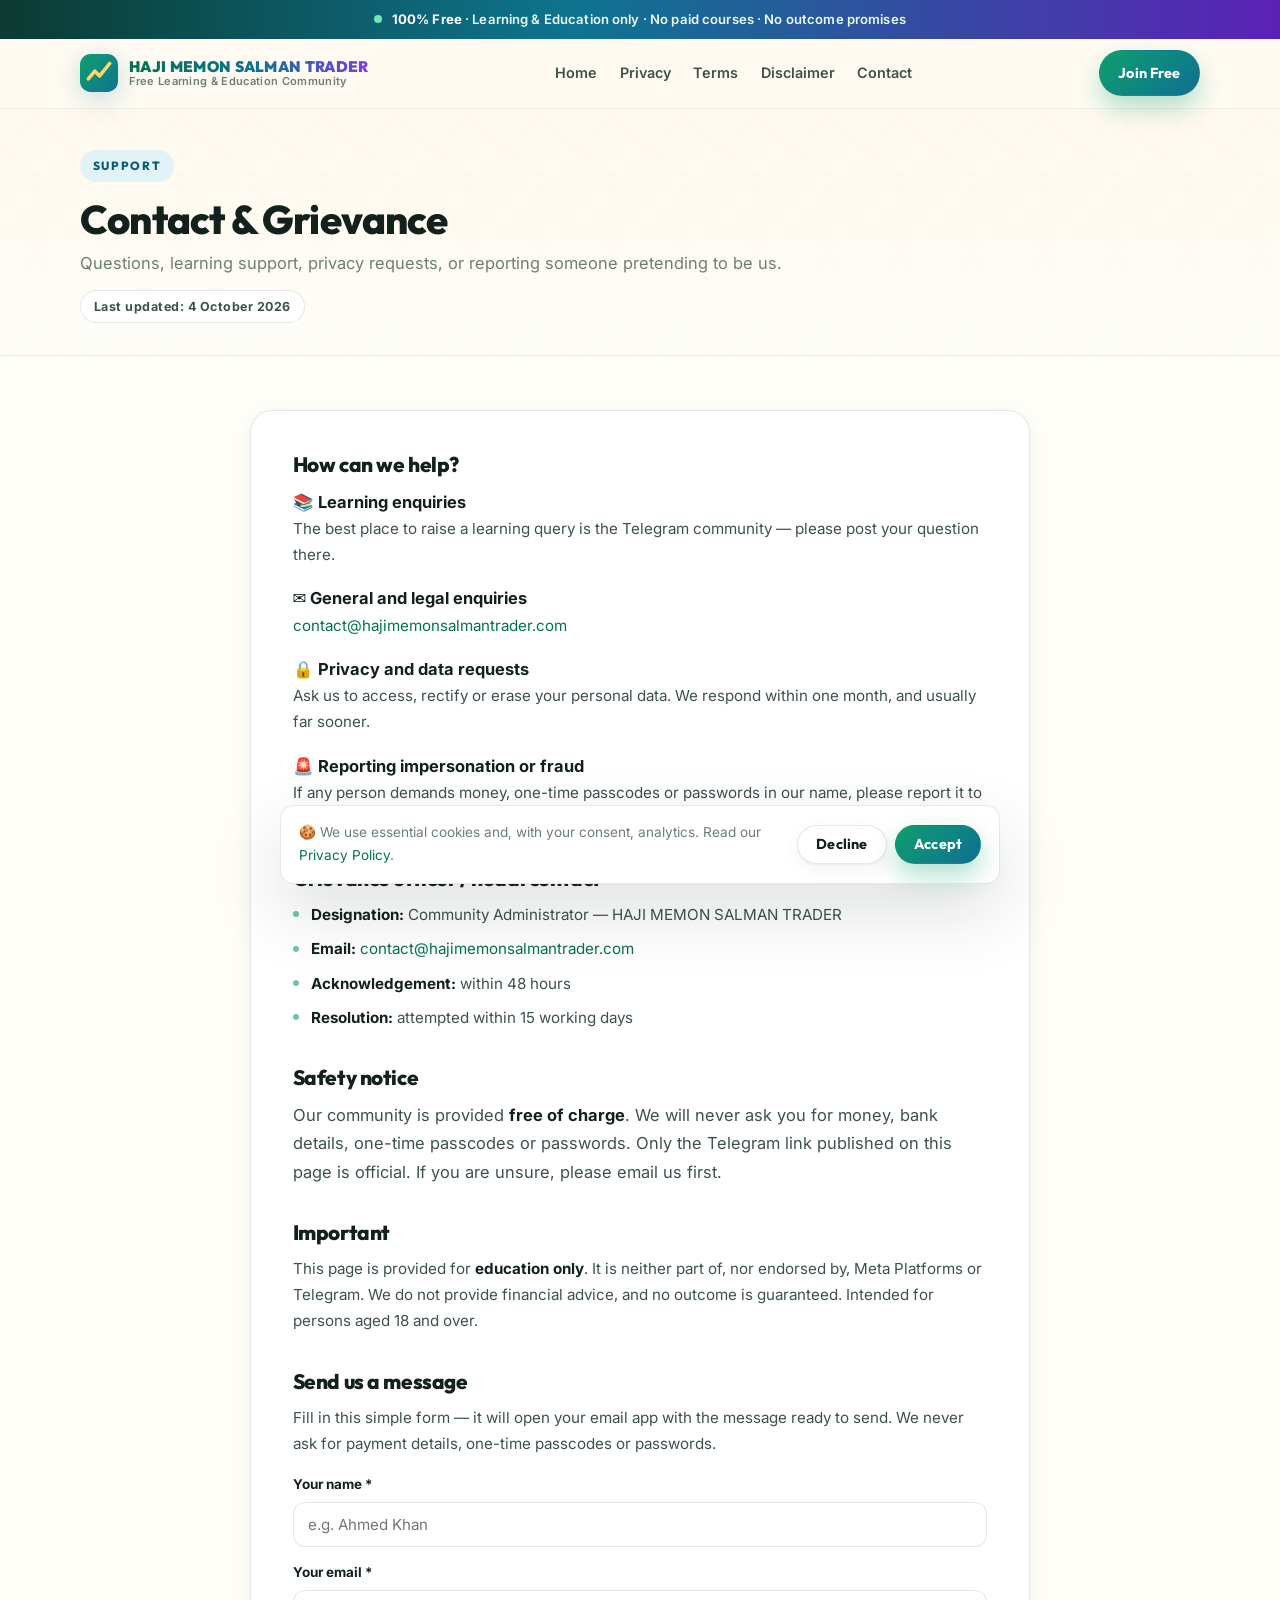
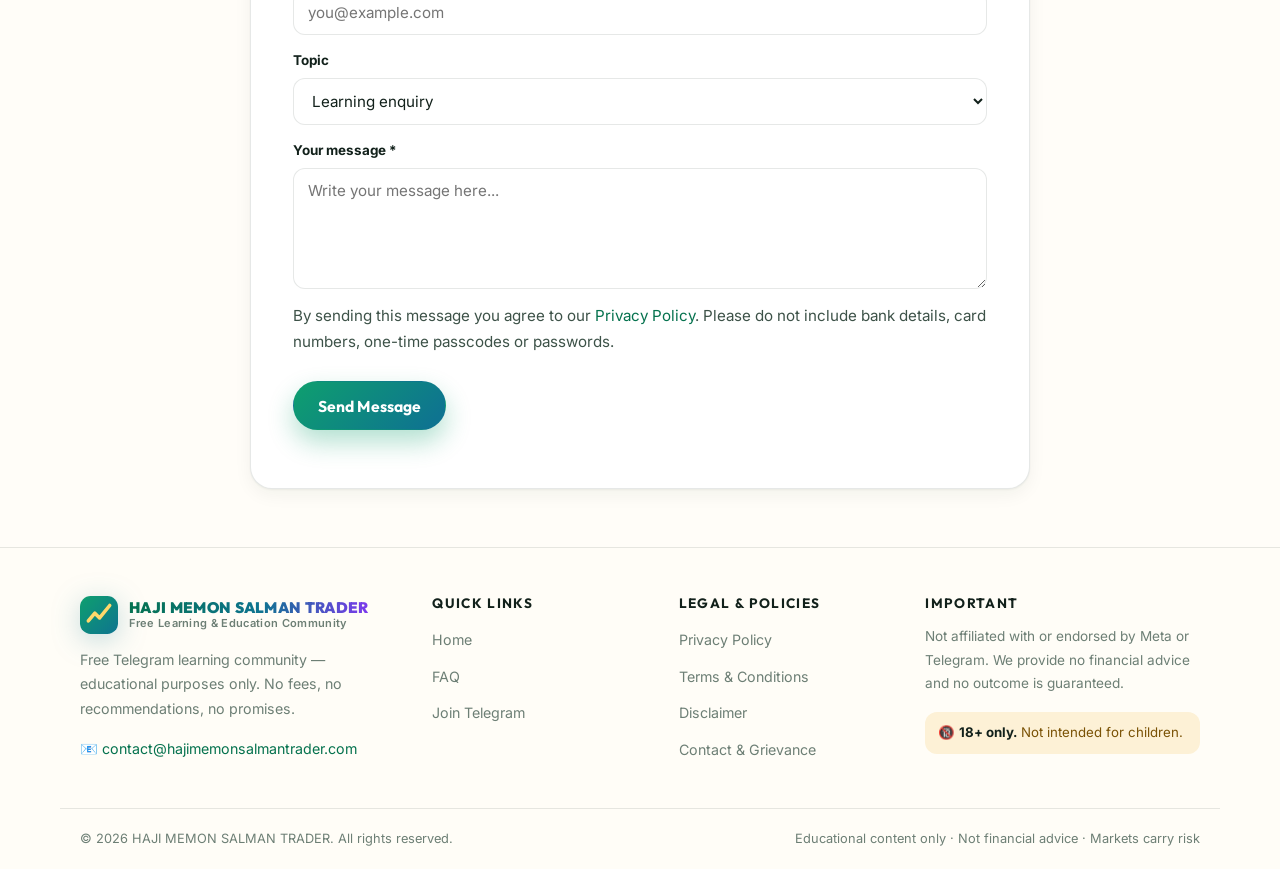
<file: contact.html>
<!DOCTYPE html>
<html lang="en">
<head>
<meta charset="utf-8" />
<meta name="viewport" content="width=device-width, initial-scale=1" />
<title>Contact &amp; Grievance — HAJI MEMON SALMAN TRADER</title>
<meta name="description" content="Contact HAJI MEMON SALMAN TRADER for learning enquiries, privacy requests and reporting impersonation. Free educational Telegram community." />
<meta name="robots" content="index,follow" />
<meta name="theme-color" content="#FFFBF2" />
<link rel="icon" href="data:image/svg+xml,%3Csvg xmlns='http://www.w3.org/2000/svg' viewBox='0 0 64 64'%3E%3Crect width='64' height='64' rx='16' fill='%230E9F6E'/%3E%3Cpath d='M16 40l10-12 8 8 14-18' stroke='%23FFD86B' stroke-width='6' fill='none' stroke-linecap='round' stroke-linejoin='round'/%3E%3C/svg%3E" />
<link rel="preconnect" href="https://fonts.googleapis.com" />
<link rel="preconnect" href="https://fonts.gstatic.com" crossorigin />
<link href="https://fonts.googleapis.com/css2?family=Outfit:wght@600;700;800;900&family=Inter:wght@400;500;600;700&display=swap" rel="stylesheet" />
<link rel="stylesheet" href="assets/css/styles.css" />
</head>
<body class="page-legal">

<a class="skip-link" href="#main">Skip to main content</a>

<div class="topstrip">
  <div class="wrap topstrip-inner">
    <span class="dot-pulse" aria-hidden="true"></span>
    <p><strong>100% Free</strong> · Learning &amp; Education only · No paid courses · No outcome promises</p>
  </div>
</div>

<header class="site-header" id="siteHeader">
  <div class="wrap header-inner">
    <a class="brand" href="index.html" aria-label="HAJI MEMON SALMAN TRADER home">
      <span class="brand-mark" aria-hidden="true">
        <svg viewBox="0 0 64 64" width="38" height="38">
          <defs><linearGradient id="bm" x1="0" y1="0" x2="1" y2="1"><stop offset="0%" stop-color="#0E9F6E"/><stop offset="100%" stop-color="#0E7490"/></linearGradient></defs>
          <rect width="64" height="64" rx="18" fill="url(#bm)"/>
          <path d="M14 42l11-13 8 8 17-21" fill="none" stroke="#FFD86B" stroke-width="6" stroke-linecap="round" stroke-linejoin="round"/>
        </svg>
      </span>
      <span class="brand-text">
        <strong data-config="channelName">HAJI MEMON SALMAN TRADER</strong>
        <small>Free Learning &amp; Education Community</small>
      </span>
    </a>
    <nav class="nav" aria-label="Main navigation">
      <a href="index.html">Home</a>
      <a href="privacy-policy.html">Privacy</a>
      <a href="terms-conditions.html">Terms</a>
      <a href="disclaimer.html">Disclaimer</a>
      <a href="contact.html">Contact</a>
    </nav>
    <a class="btn btn-primary btn-sm hide-sm" data-config-href="telegramUrl" href="https://t.me/YourChannelUsername" rel="noopener nofollow" target="_blank">Join Free</a>
  </div>
</header>

<main id="main">
<section class="legal-hero">
  <div class="wrap">
    <span class="eyebrow eyebrow-teal">Support</span>
    <h1>Contact &amp; Grievance</h1>
    <p>Questions, learning support, privacy requests, or reporting someone pretending to be us.</p>
    <span class="updated">Last updated: <span data-config="policyUpdated">4 October 2026</span></span>
  </div>
</section>

<section class="legal-body">
  <div class="wrap wrap-narrow">
    <article class="legal-card">
<h2>How can we help?</h2>
      <div class="contact-cards">
        <div class="ccard">
          <b>📚 Learning enquiries</b>
          <p>The best place to raise a learning query is the Telegram community &mdash; please post your question there.</p>
        </div>
        <div class="ccard">
          <b>✉️ General and legal enquiries</b>
          <p class="mono-sm"><a data-cfg-href="mailtoUrl" href="mailto:contact@hajimemonsalmantrader.com"><span data-cfg="contactEmail">contact@hajimemonsalmantrader.com</span></a></p>
        </div>
        <div class="ccard">
          <b>🔒 Privacy and data requests</b>
          <p>Ask us to access, rectify or erase your personal data. We respond within one month, and usually far sooner.</p>
        </div>
        <div class="ccard">
          <b>🚨 Reporting impersonation or fraud</b>
          <p>If any person demands money, one-time passcodes or passwords in our name, please report it to us immediately, with screenshots where possible.</p>
        </div>
      </div>

      <h2>Grievance officer / nodal contact</h2>
      <ul>
        <li><b>Designation:</b> Community Administrator &mdash; <span data-cfg="channelName">HAJI MEMON SALMAN TRADER</span></li>
        <li><b>Email:</b> <a data-cfg-href="mailtoUrl" href="mailto:contact@hajimemonsalmantrader.com"><span data-cfg="contactEmail">contact@hajimemonsalmantrader.com</span></a></li>
        <li><b>Acknowledgement:</b> within 48 hours</li>
        <li><b>Resolution:</b> attempted within 15 working days</li>
      </ul>

      <h2>Safety notice</h2>
      <div class="modal-note warn">
        Our community is provided <b>free of charge</b>. We will never ask you for money, bank details, one-time passcodes or passwords.
        Only the Telegram link published on this page is official. If you are unsure, please email us first.
      </div>

      <h2>Important</h2>
      <p>This page is provided for <b>education only</b>. It is neither part of, nor endorsed by, Meta Platforms or Telegram. We do not provide financial advice, and no outcome is guaranteed. Intended for persons aged 18 and over.</p>
      <h2 id="send">Send us a message</h2>
      <p>Fill in this simple form — it will open your email app with the message ready to send. We never ask for payment details, one-time passcodes or passwords.</p>

      <form id="contactForm" novalidate>
        <div class="form-field">
          <label for="cname">Your name *</label>
          <input id="cname" name="name" type="text" placeholder="e.g. Ahmed Khan" required />
        </div>
        <div class="form-field">
          <label for="cemail">Your email *</label>
          <input id="cemail" name="email" type="email" placeholder="you@example.com" required />
        </div>
        <div class="form-field">
          <label for="ctopic">Topic</label>
          <select id="ctopic" name="topic">
            <option>Learning enquiry</option>
            <option>Privacy / data request</option>
            <option>Report impersonation or fraud</option>
            <option>Other</option>
          </select>
        </div>
        <div class="form-field">
          <label for="cmsg">Your message *</label>
          <textarea id="cmsg" name="message" rows="5" placeholder="Write your message here..." required></textarea>
        </div>
        <p class="form-note">
          By sending this message you agree to our <a href="privacy-policy.html">Privacy Policy</a>.
          Please do not include bank details, card numbers, one-time passcodes or passwords.
        </p>
        <button class="btn btn-primary" type="submit" style="margin-top:.6rem">Send Message</button>
        <p class="form-note" id="formStatus" role="status" aria-live="polite" style="margin-top:.7rem"></p>
      </form>

    </article>
  </div>
</section>
</main>

<footer class="site-footer">
  <div class="wrap footer-grid">
    <div class="footer-brand">
      <a class="brand brand-footer" href="index.html">
        <span class="brand-mark" aria-hidden="true">
          <svg viewBox="0 0 64 64" width="38" height="38">
            <defs><linearGradient id="bf" x1="0" y1="0" x2="1" y2="1"><stop offset="0%" stop-color="#0E9F6E"/><stop offset="100%" stop-color="#0E7490"/></linearGradient></defs>
            <rect width="64" height="64" rx="18" fill="url(#bf)"/>
            <path d="M14 42l11-13 8 8 17-21" fill="none" stroke="#FFD86B" stroke-width="6" stroke-linecap="round" stroke-linejoin="round"/>
          </svg>
        </span>
        <span class="brand-text"><strong data-config="channelName">HAJI MEMON SALMAN TRADER</strong><small>Free Learning &amp; Education Community</small></span>
      </a>
      <p class="footer-about">Free Telegram learning community — educational purposes only. No fees, no recommendations, no promises.</p>
      <p class="footer-contact">📧 <a data-config-href="mailtoUrl" href="mailto:contact@hajimemonsalmantrader.com"><span data-config="contactEmail">contact@hajimemonsalmantrader.com</span></a></p>
    </div>
    <div class="footer-col">
      <h3>Quick Links</h3>
      <ul>
        <li><a href="index.html">Home</a></li>
        <li><a href="index.html#faq">FAQ</a></li>
        <li><a data-config-href="telegramUrl" href="https://t.me/YourChannelUsername" rel="noopener nofollow" target="_blank">Join Telegram</a></li>
      </ul>
    </div>
    <div class="footer-col">
      <h3>Legal &amp; Policies</h3>
      <ul>
        <li><a href="privacy-policy.html">Privacy Policy</a></li>
        <li><a href="terms-conditions.html">Terms &amp; Conditions</a></li>
        <li><a href="disclaimer.html">Disclaimer</a></li>
        <li><a href="contact.html">Contact &amp; Grievance</a></li>
      </ul>
    </div>
    <div class="footer-col footer-col-note">
      <h3>Important</h3>
      <p>Not affiliated with or endorsed by Meta or Telegram. We provide no financial advice and no outcome is guaranteed.</p>
      <p class="age-note">🔞 <b>18+ only.</b> Not intended for children.</p>
    </div>
  </div>
  <div class="wrap footer-bottom">
    <p>© <span id="year">2026</span> <span data-config="channelName">HAJI MEMON SALMAN TRADER</span>. All rights reserved.</p>
    <p class="footer-legal-line">Educational content only · Not financial advice · Markets carry risk</p>
  </div>
</footer>

<div class="cookie" id="cookieBar" role="dialog" aria-live="polite" aria-label="Cookie notice" hidden>
  <div class="cookie-inner">
    <p>🍪 We use essential cookies and, with your consent, analytics. Read our <a href="privacy-policy.html">Privacy Policy</a>.</p>
    <div class="cookie-actions">
      <button class="btn btn-ghost btn-sm" id="cookieDecline" type="button">Decline</button>
      <button class="btn btn-primary btn-sm" id="cookieAccept" type="button">Accept</button>
    </div>
  </div>
</div>

<script>
(function () {
  var form = document.getElementById('contactForm');
  if (!form) return;
  form.addEventListener('submit', function (ev) {
    ev.preventDefault();
    var CFG = window.HMST_CONFIG || {};
    var name = document.getElementById('cname').value.trim();
    var email = document.getElementById('cemail').value.trim();
    var topic = document.getElementById('ctopic').value;
    var msg = document.getElementById('cmsg').value.trim();
    var status = document.getElementById('formStatus');
    if (!name || !email || !msg) { status.textContent = '⚠ Please fill in name, email and message.'; return; }
    if (!/^[^\s@]+@[^\s@]+\.[^\s@]+$/.test(email)) { status.textContent = '⚠ Please enter a valid email address.'; return; }
    var subject = encodeURIComponent('[' + (CFG.channelName || 'Community') + '] ' + topic + ' — ' + name);
    var body = encodeURIComponent('Name: ' + name + '\nEmail: ' + email + '\nTopic: ' + topic + '\n\n' + msg);
    window.location.href = 'mailto:' + (CFG.contactEmail || '') + '?subject=' + subject + '&body=' + body;
    status.textContent = '✅ Opening your email app...';
    if (typeof window.fbq === 'function') window.fbq('track', 'Contact');
  });
})();
</script>

<script src="assets/js/config.js"></script>
<script src="assets/js/main.js"></script>
</body>
</html>
</file>
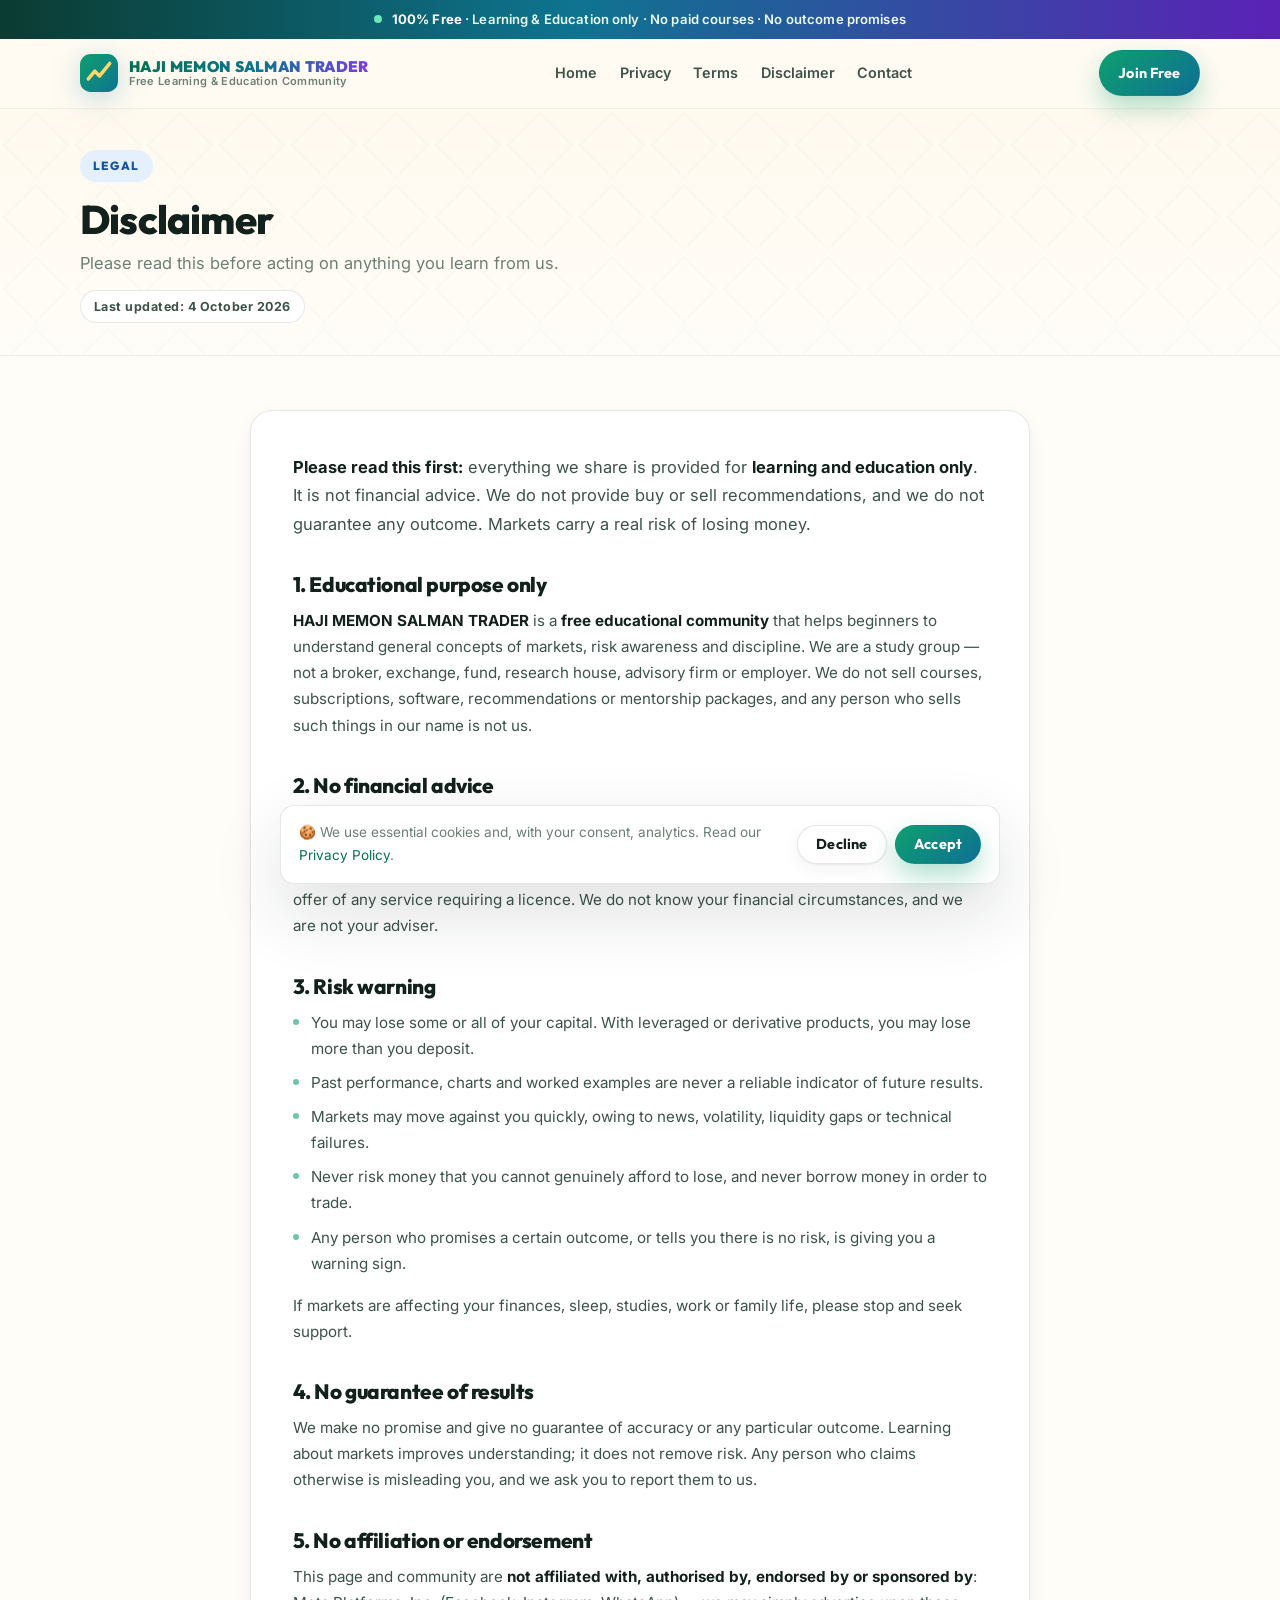
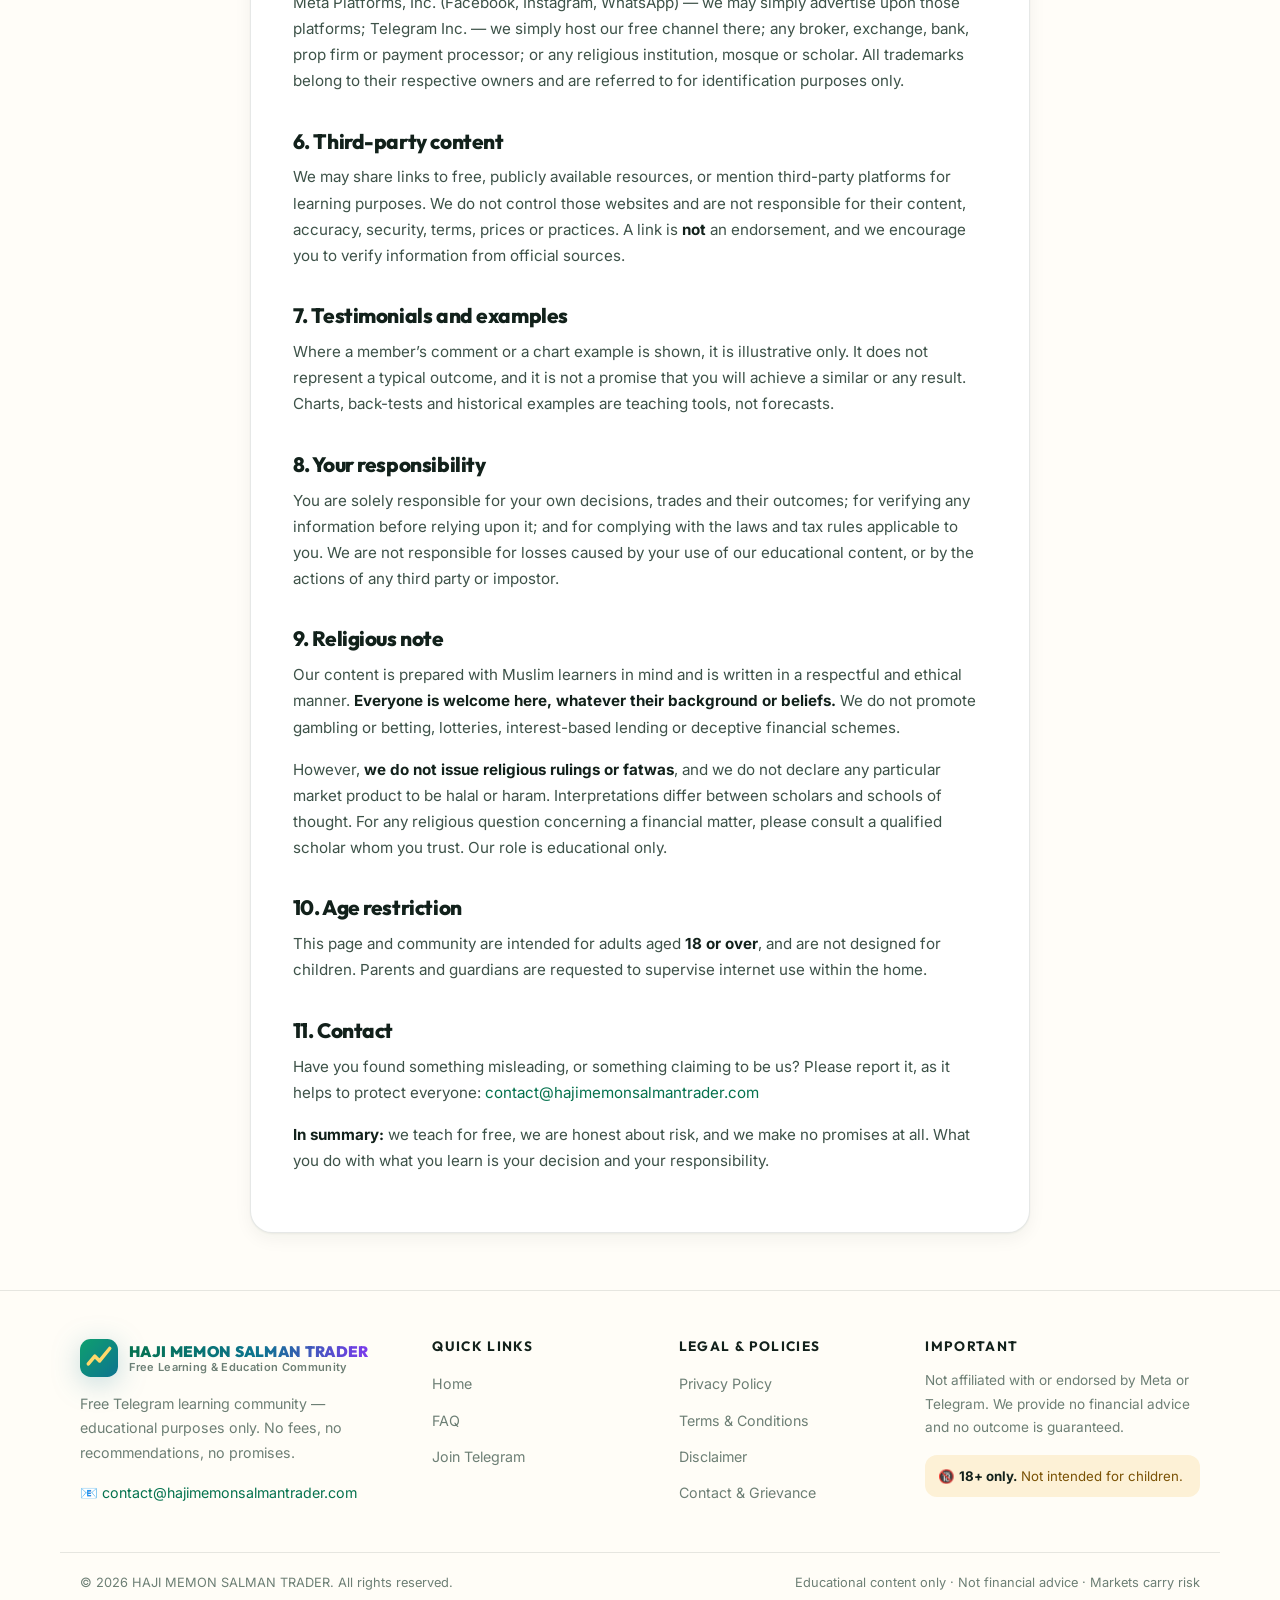
<file: disclaimer.html>
<!DOCTYPE html>
<html lang="en">
<head>
<meta charset="utf-8" />
<meta name="viewport" content="width=device-width, initial-scale=1" />
<title>Disclaimer — HAJI MEMON SALMAN TRADER</title>
<meta name="description" content="Disclaimer for HAJI MEMON SALMAN TRADER: educational content only, no financial advice, no outcome guarantees, risk warning and affiliation notice." />
<meta name="robots" content="index,follow" />
<meta name="theme-color" content="#FFFBF2" />
<link rel="icon" href="data:image/svg+xml,%3Csvg xmlns='http://www.w3.org/2000/svg' viewBox='0 0 64 64'%3E%3Crect width='64' height='64' rx='16' fill='%230E9F6E'/%3E%3Cpath d='M16 40l10-12 8 8 14-18' stroke='%23FFD86B' stroke-width='6' fill='none' stroke-linecap='round' stroke-linejoin='round'/%3E%3C/svg%3E" />
<link rel="preconnect" href="https://fonts.googleapis.com" />
<link rel="preconnect" href="https://fonts.gstatic.com" crossorigin />
<link href="https://fonts.googleapis.com/css2?family=Outfit:wght@600;700;800;900&family=Inter:wght@400;500;600;700&display=swap" rel="stylesheet" />
<link rel="stylesheet" href="assets/css/styles.css" />
</head>
<body class="page-legal">

<a class="skip-link" href="#main">Skip to main content</a>

<div class="topstrip">
  <div class="wrap topstrip-inner">
    <span class="dot-pulse" aria-hidden="true"></span>
    <p><strong>100% Free</strong> · Learning &amp; Education only · No paid courses · No outcome promises</p>
  </div>
</div>

<header class="site-header" id="siteHeader">
  <div class="wrap header-inner">
    <a class="brand" href="index.html" aria-label="HAJI MEMON SALMAN TRADER home">
      <span class="brand-mark" aria-hidden="true">
        <svg viewBox="0 0 64 64" width="38" height="38">
          <defs><linearGradient id="bm" x1="0" y1="0" x2="1" y2="1"><stop offset="0%" stop-color="#0E9F6E"/><stop offset="100%" stop-color="#0E7490"/></linearGradient></defs>
          <rect width="64" height="64" rx="18" fill="url(#bm)"/>
          <path d="M14 42l11-13 8 8 17-21" fill="none" stroke="#FFD86B" stroke-width="6" stroke-linecap="round" stroke-linejoin="round"/>
        </svg>
      </span>
      <span class="brand-text">
        <strong data-config="channelName">HAJI MEMON SALMAN TRADER</strong>
        <small>Free Learning &amp; Education Community</small>
      </span>
    </a>
    <nav class="nav" aria-label="Main navigation">
      <a href="index.html">Home</a>
      <a href="privacy-policy.html">Privacy</a>
      <a href="terms-conditions.html">Terms</a>
      <a href="disclaimer.html">Disclaimer</a>
      <a href="contact.html">Contact</a>
    </nav>
    <a class="btn btn-primary btn-sm hide-sm" data-config-href="telegramUrl" href="https://t.me/YourChannelUsername" rel="noopener nofollow" target="_blank">Join Free</a>
  </div>
</header>

<main id="main">
<section class="legal-hero">
  <div class="wrap">
    <span class="eyebrow eyebrow-sky">Legal</span>
    <h1>Disclaimer</h1>
    <p>Please read this before acting on anything you learn from us.</p>
    <span class="updated">Last updated: <span data-config="policyUpdated">4 October 2026</span></span>
  </div>
</section>

<section class="legal-body">
  <div class="wrap wrap-narrow">
    <article class="legal-card">
<div class="modal-note warn"><b>Please read this first:</b> everything we share is provided for <b>learning and education only</b>. It is not financial advice. We do not provide buy or sell recommendations, and we do not guarantee any outcome. Markets carry a real risk of losing money.</div>

      <h2>1. Educational purpose only</h2>
      <p><b data-cfg="channelName">HAJI MEMON SALMAN TRADER</b> is a <b>free educational community</b> that helps beginners to understand general concepts of markets, risk awareness and discipline. We are a study group &mdash; not a broker, exchange, fund, research house, advisory firm or employer. We do not sell courses, subscriptions, software, recommendations or mentorship packages, and any person who sells such things in our name is not us.</p>

      <h2>2. No financial advice</h2>
      <p>Nothing on this page, in our Telegram community, or in any message, image or video that we publish constitutes financial, tax or legal advice; a recommendation, endorsement or solicitation to buy or sell any financial product; a personalised call based upon your circumstances; or an offer of any service requiring a licence. We do not know your financial circumstances, and we are not your adviser.</p>

      <h2>3. Risk warning</h2>
      <ul>
        <li>You may lose some or all of your capital. With leveraged or derivative products, you may lose more than you deposit.</li>
        <li>Past performance, charts and worked examples are never a reliable indicator of future results.</li>
        <li>Markets may move against you quickly, owing to news, volatility, liquidity gaps or technical failures.</li>
        <li>Never risk money that you cannot genuinely afford to lose, and never borrow money in order to trade.</li>
        <li>Any person who promises a certain outcome, or tells you there is no risk, is giving you a warning sign.</li>
      </ul>
      <p>If markets are affecting your finances, sleep, studies, work or family life, please stop and seek support.</p>

      <h2>4. No guarantee of results</h2>
      <p>We make no promise and give no guarantee of accuracy or any particular outcome. Learning about markets improves understanding; it does not remove risk. Any person who claims otherwise is misleading you, and we ask you to report them to us.</p>

      <h2>5. No affiliation or endorsement</h2>
      <p>This page and community are <b>not affiliated with, authorised by, endorsed by or sponsored by</b>: Meta Platforms, Inc. (Facebook, Instagram, WhatsApp) &mdash; we may simply advertise upon those platforms; Telegram Inc. &mdash; we simply host our free channel there; any broker, exchange, bank, prop firm or payment processor; or any religious institution, mosque or scholar. All trademarks belong to their respective owners and are referred to for identification purposes only.</p>

      <h2>6. Third-party content</h2>
      <p>We may share links to free, publicly available resources, or mention third-party platforms for learning purposes. We do not control those websites and are not responsible for their content, accuracy, security, terms, prices or practices. A link is <b>not</b> an endorsement, and we encourage you to verify information from official sources.</p>

      <h2>7. Testimonials and examples</h2>
      <p>Where a member&rsquo;s comment or a chart example is shown, it is illustrative only. It does not represent a typical outcome, and it is not a promise that you will achieve a similar or any result. Charts, back-tests and historical examples are teaching tools, not forecasts.</p>

      <h2>8. Your responsibility</h2>
      <p>You are solely responsible for your own decisions, trades and their outcomes; for verifying any information before relying upon it; and for complying with the laws and tax rules applicable to you. We are not responsible for losses caused by your use of our educational content, or by the actions of any third party or impostor.</p>

      <h2>9. Religious note</h2>
      <p>Our content is prepared with Muslim learners in mind and is written in a respectful and ethical manner. <b>Everyone is welcome here, whatever their background or beliefs.</b> We do not promote gambling or betting, lotteries, interest-based lending or deceptive financial schemes.</p>
      <p>However, <b>we do not issue religious rulings or fatwas</b>, and we do not declare any particular market product to be halal or haram. Interpretations differ between scholars and schools of thought. For any religious question concerning a financial matter, please consult a qualified scholar whom you trust. Our role is educational only.</p>

      <h2>10. Age restriction</h2>
      <p>This page and community are intended for adults aged <b>18 or over</b>, and are not designed for children. Parents and guardians are requested to supervise internet use within the home.</p>

      <h2>11. Contact</h2>
      <p>Have you found something misleading, or something claiming to be us? Please report it, as it helps to protect everyone: <a data-cfg-href="mailtoUrl" href="mailto:contact@hajimemonsalmantrader.com"><span data-cfg="contactEmail">contact@hajimemonsalmantrader.com</span></a></p>
      <p><b>In summary:</b> we teach for free, we are honest about risk, and we make no promises at all. What you do with what you learn is your decision and your responsibility.</p>
    </article>
  </div>
</section>
</main>

<footer class="site-footer">
  <div class="wrap footer-grid">
    <div class="footer-brand">
      <a class="brand brand-footer" href="index.html">
        <span class="brand-mark" aria-hidden="true">
          <svg viewBox="0 0 64 64" width="38" height="38">
            <defs><linearGradient id="bf" x1="0" y1="0" x2="1" y2="1"><stop offset="0%" stop-color="#0E9F6E"/><stop offset="100%" stop-color="#0E7490"/></linearGradient></defs>
            <rect width="64" height="64" rx="18" fill="url(#bf)"/>
            <path d="M14 42l11-13 8 8 17-21" fill="none" stroke="#FFD86B" stroke-width="6" stroke-linecap="round" stroke-linejoin="round"/>
          </svg>
        </span>
        <span class="brand-text"><strong data-config="channelName">HAJI MEMON SALMAN TRADER</strong><small>Free Learning &amp; Education Community</small></span>
      </a>
      <p class="footer-about">Free Telegram learning community — educational purposes only. No fees, no recommendations, no promises.</p>
      <p class="footer-contact">📧 <a data-config-href="mailtoUrl" href="mailto:contact@hajimemonsalmantrader.com"><span data-config="contactEmail">contact@hajimemonsalmantrader.com</span></a></p>
    </div>
    <div class="footer-col">
      <h3>Quick Links</h3>
      <ul>
        <li><a href="index.html">Home</a></li>
        <li><a href="index.html#faq">FAQ</a></li>
        <li><a data-config-href="telegramUrl" href="https://t.me/YourChannelUsername" rel="noopener nofollow" target="_blank">Join Telegram</a></li>
      </ul>
    </div>
    <div class="footer-col">
      <h3>Legal &amp; Policies</h3>
      <ul>
        <li><a href="privacy-policy.html">Privacy Policy</a></li>
        <li><a href="terms-conditions.html">Terms &amp; Conditions</a></li>
        <li><a href="disclaimer.html">Disclaimer</a></li>
        <li><a href="contact.html">Contact &amp; Grievance</a></li>
      </ul>
    </div>
    <div class="footer-col footer-col-note">
      <h3>Important</h3>
      <p>Not affiliated with or endorsed by Meta or Telegram. We provide no financial advice and no outcome is guaranteed.</p>
      <p class="age-note">🔞 <b>18+ only.</b> Not intended for children.</p>
    </div>
  </div>
  <div class="wrap footer-bottom">
    <p>© <span id="year">2026</span> <span data-config="channelName">HAJI MEMON SALMAN TRADER</span>. All rights reserved.</p>
    <p class="footer-legal-line">Educational content only · Not financial advice · Markets carry risk</p>
  </div>
</footer>

<div class="cookie" id="cookieBar" role="dialog" aria-live="polite" aria-label="Cookie notice" hidden>
  <div class="cookie-inner">
    <p>🍪 We use essential cookies and, with your consent, analytics. Read our <a href="privacy-policy.html">Privacy Policy</a>.</p>
    <div class="cookie-actions">
      <button class="btn btn-ghost btn-sm" id="cookieDecline" type="button">Decline</button>
      <button class="btn btn-primary btn-sm" id="cookieAccept" type="button">Accept</button>
    </div>
  </div>
</div>

<script src="assets/js/config.js"></script>
<script src="assets/js/main.js"></script>
</body>
</html>
</file>
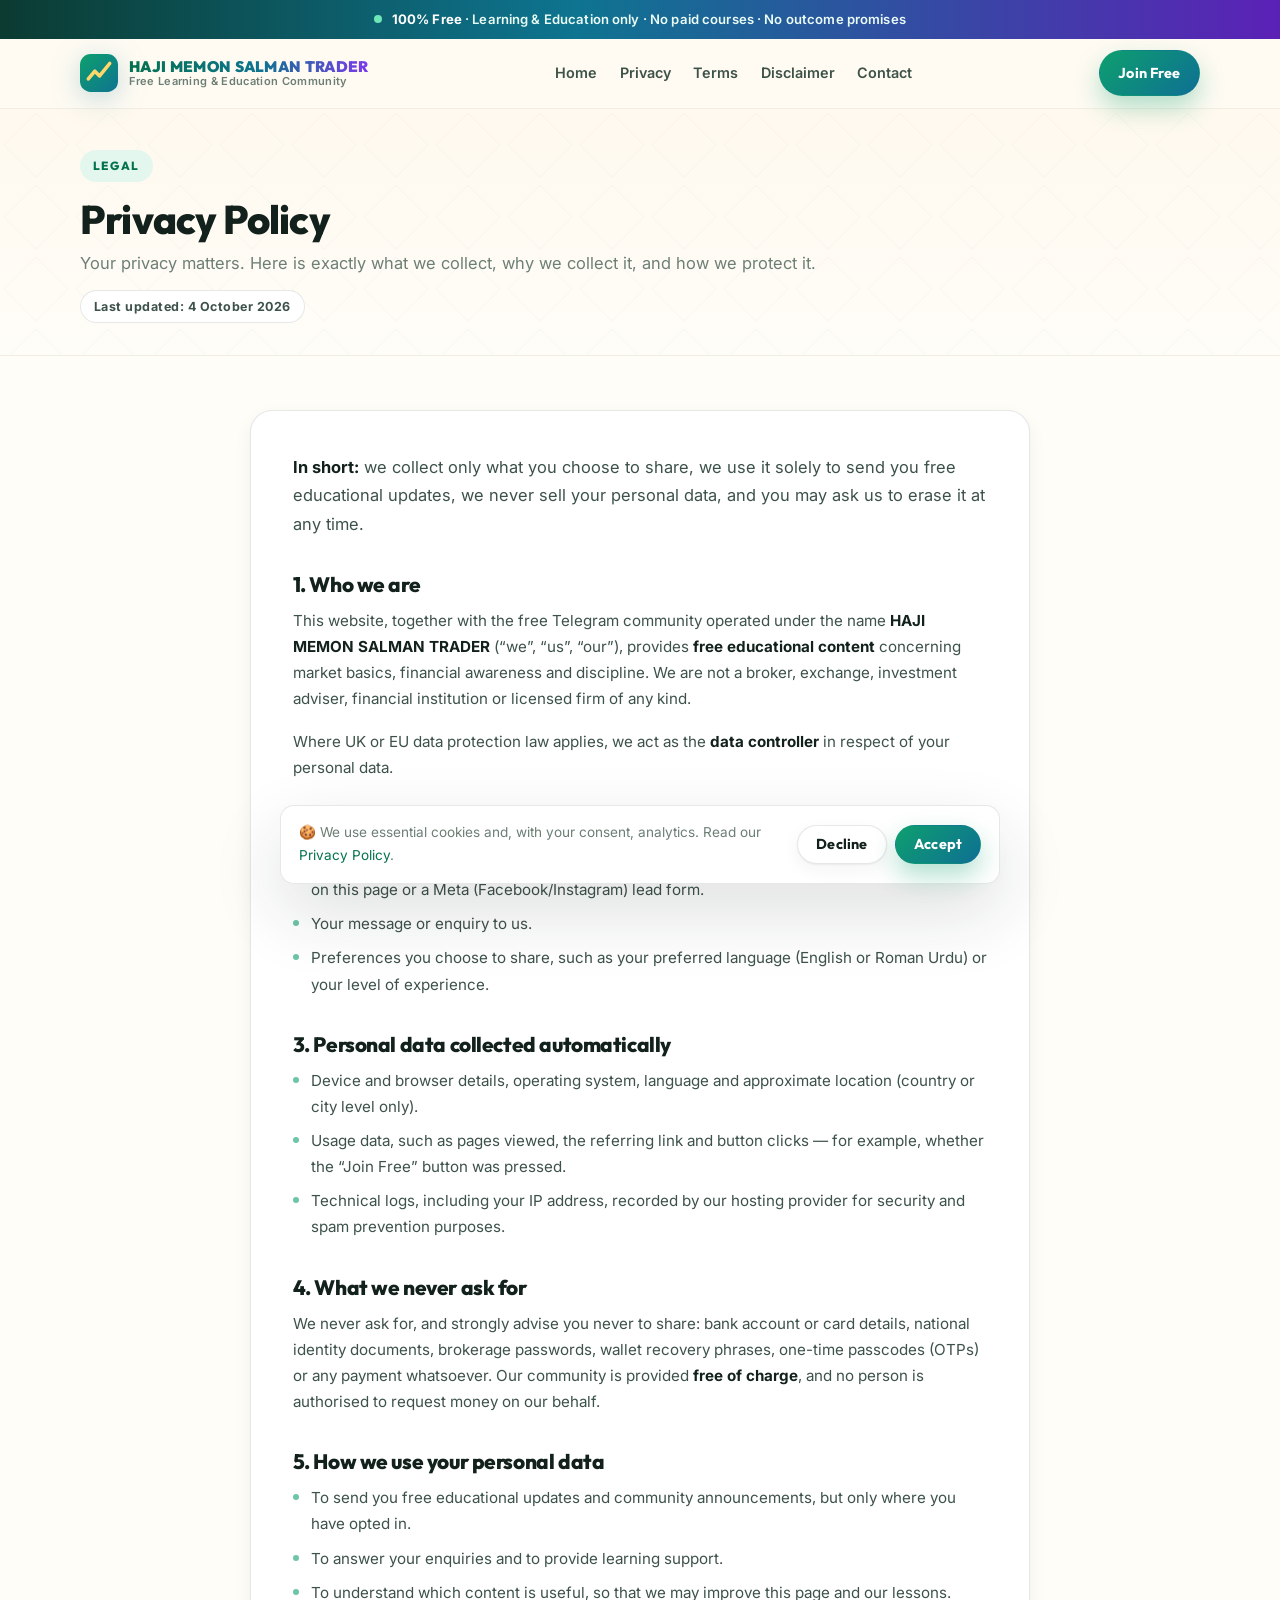
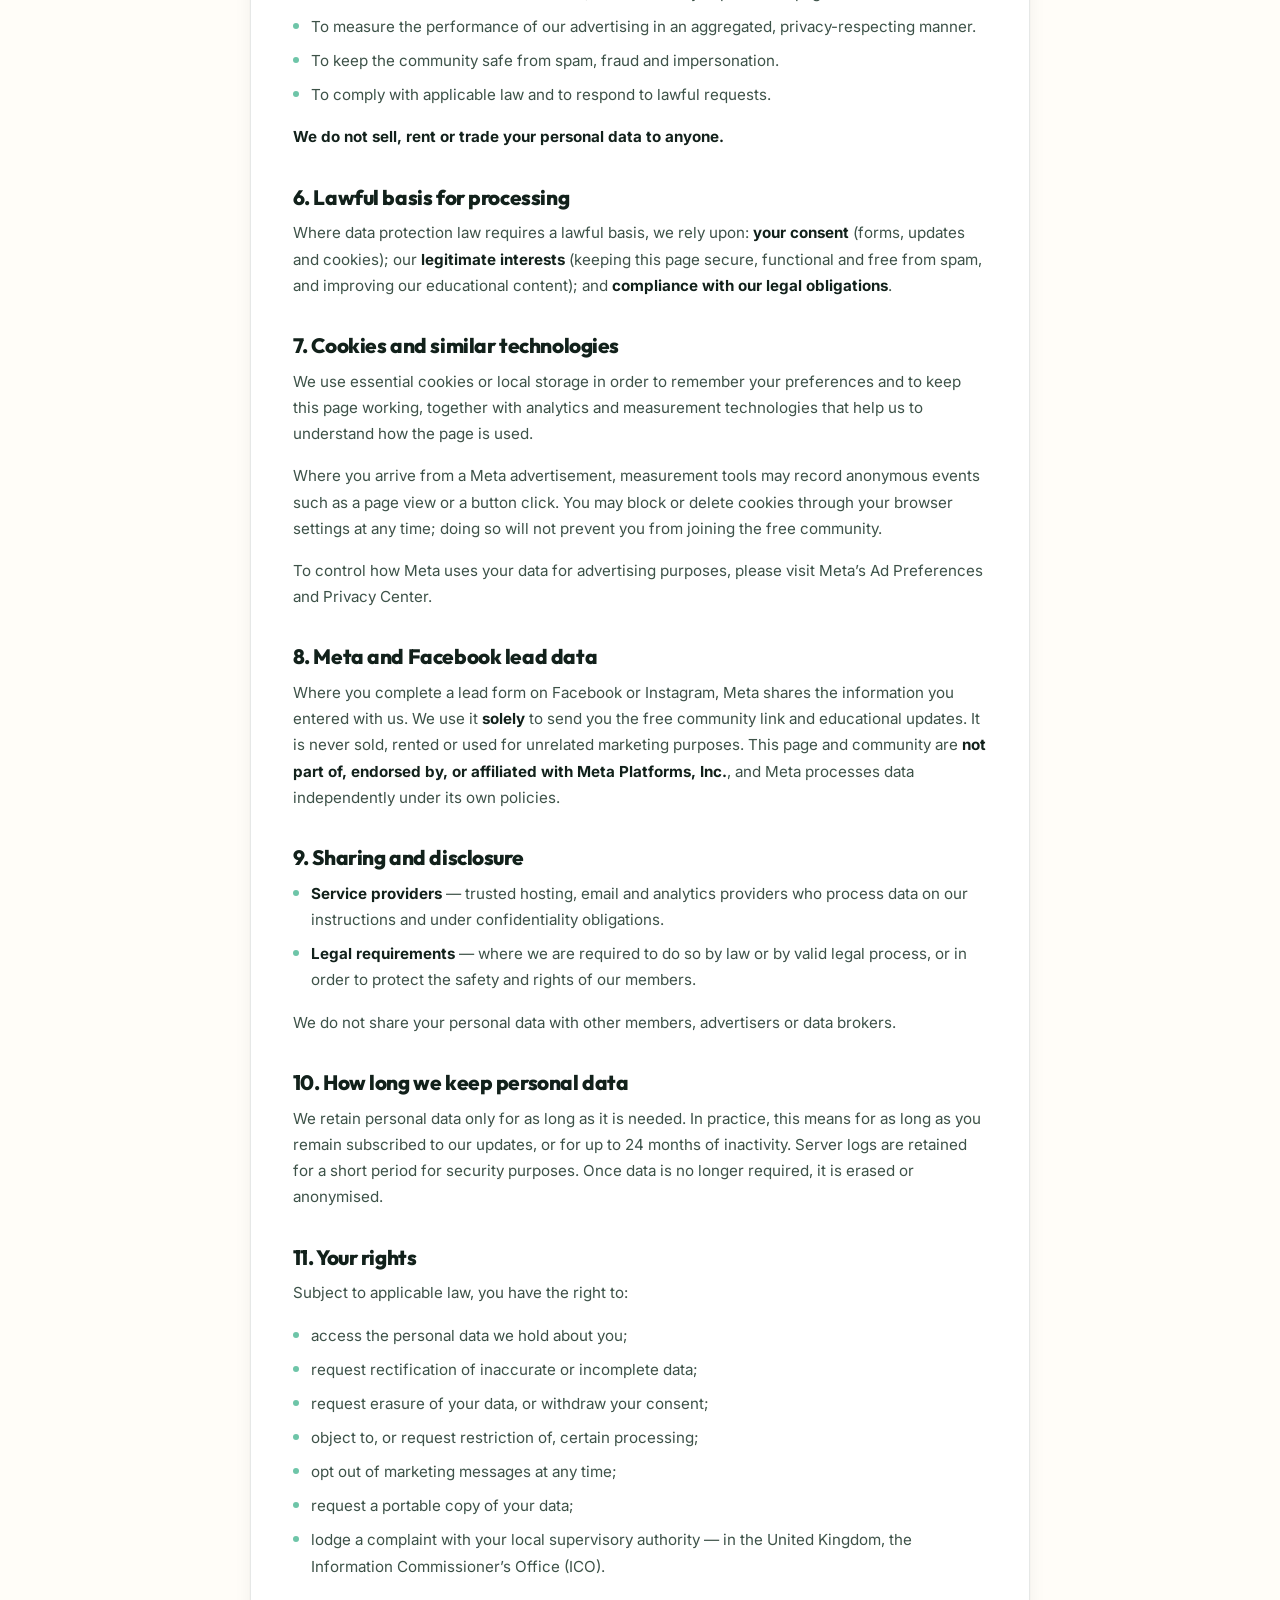
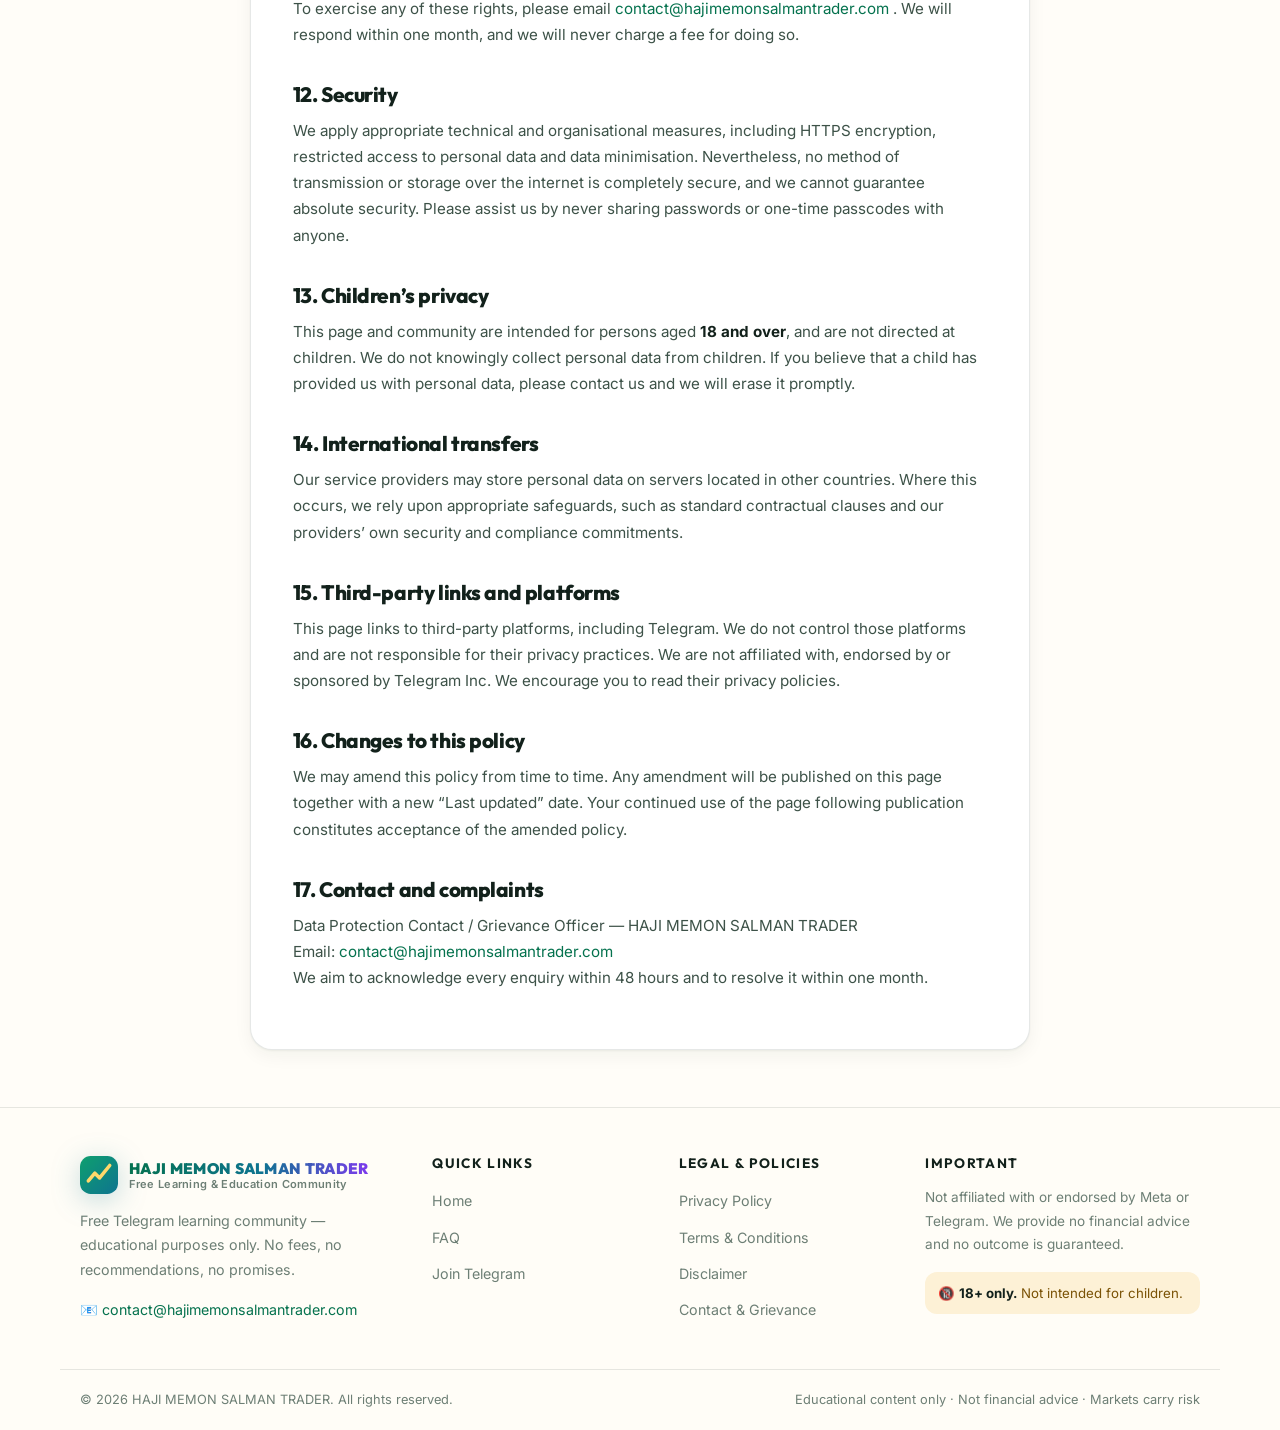
<file: privacy-policy.html>
<!DOCTYPE html>
<html lang="en">
<head>
<meta charset="utf-8" />
<meta name="viewport" content="width=device-width, initial-scale=1" />
<title>Privacy Policy — HAJI MEMON SALMAN TRADER</title>
<meta name="description" content="Privacy Policy for HAJI MEMON SALMAN TRADER — free educational Telegram community. What data we collect, how we use it, your rights and how to contact us." />
<meta name="robots" content="index,follow" />
<meta name="theme-color" content="#FFFBF2" />
<link rel="icon" href="data:image/svg+xml,%3Csvg xmlns='http://www.w3.org/2000/svg' viewBox='0 0 64 64'%3E%3Crect width='64' height='64' rx='16' fill='%230E9F6E'/%3E%3Cpath d='M16 40l10-12 8 8 14-18' stroke='%23FFD86B' stroke-width='6' fill='none' stroke-linecap='round' stroke-linejoin='round'/%3E%3C/svg%3E" />
<link rel="preconnect" href="https://fonts.googleapis.com" />
<link rel="preconnect" href="https://fonts.gstatic.com" crossorigin />
<link href="https://fonts.googleapis.com/css2?family=Outfit:wght@600;700;800;900&family=Inter:wght@400;500;600;700&display=swap" rel="stylesheet" />
<link rel="stylesheet" href="assets/css/styles.css" />
</head>
<body class="page-legal">

<a class="skip-link" href="#main">Skip to main content</a>

<div class="topstrip">
  <div class="wrap topstrip-inner">
    <span class="dot-pulse" aria-hidden="true"></span>
    <p><strong>100% Free</strong> · Learning &amp; Education only · No paid courses · No outcome promises</p>
  </div>
</div>

<header class="site-header" id="siteHeader">
  <div class="wrap header-inner">
    <a class="brand" href="index.html" aria-label="HAJI MEMON SALMAN TRADER home">
      <span class="brand-mark" aria-hidden="true">
        <svg viewBox="0 0 64 64" width="38" height="38">
          <defs><linearGradient id="bm" x1="0" y1="0" x2="1" y2="1"><stop offset="0%" stop-color="#0E9F6E"/><stop offset="100%" stop-color="#0E7490"/></linearGradient></defs>
          <rect width="64" height="64" rx="18" fill="url(#bm)"/>
          <path d="M14 42l11-13 8 8 17-21" fill="none" stroke="#FFD86B" stroke-width="6" stroke-linecap="round" stroke-linejoin="round"/>
        </svg>
      </span>
      <span class="brand-text">
        <strong data-config="channelName">HAJI MEMON SALMAN TRADER</strong>
        <small>Free Learning &amp; Education Community</small>
      </span>
    </a>
    <nav class="nav" aria-label="Main navigation">
      <a href="index.html">Home</a>
      <a href="privacy-policy.html">Privacy</a>
      <a href="terms-conditions.html">Terms</a>
      <a href="disclaimer.html">Disclaimer</a>
      <a href="contact.html">Contact</a>
    </nav>
    <a class="btn btn-primary btn-sm hide-sm" data-config-href="telegramUrl" href="https://t.me/YourChannelUsername" rel="noopener nofollow" target="_blank">Join Free</a>
  </div>
</header>

<main id="main">
<section class="legal-hero">
  <div class="wrap">
    <span class="eyebrow eyebrow-emerald">Legal</span>
    <h1>Privacy Policy</h1>
    <p>Your privacy matters. Here is exactly what we collect, why we collect it, and how we protect it.</p>
    <span class="updated">Last updated: <span data-config="policyUpdated">4 October 2026</span></span>
  </div>
</section>

<section class="legal-body">
  <div class="wrap wrap-narrow">
    <article class="legal-card">
<div class="modal-note"><b>In short:</b> we collect only what you choose to share, we use it solely to send you free educational updates, we never sell your personal data, and you may ask us to erase it at any time.</div>

      <h2>1. Who we are</h2>
      <p>This website, together with the free Telegram community operated under the name <b data-cfg="channelName">HAJI MEMON SALMAN TRADER</b> (&ldquo;we&rdquo;, &ldquo;us&rdquo;, &ldquo;our&rdquo;), provides <b>free educational content</b> concerning market basics, financial awareness and discipline. We are not a broker, exchange, investment adviser, financial institution or licensed firm of any kind.</p>
      <p>Where UK or EU data protection law applies, we act as the <b>data controller</b> in respect of your personal data.</p>

      <h2>2. Personal data you give us</h2>
      <ul>
        <li>Your name, email address and telephone or WhatsApp number &mdash; where you complete a form on this page or a Meta (Facebook/Instagram) lead form.</li>
        <li>Your message or enquiry to us.</li>
        <li>Preferences you choose to share, such as your preferred language (English or Roman Urdu) or your level of experience.</li>
      </ul>

      <h2>3. Personal data collected automatically</h2>
      <ul>
        <li>Device and browser details, operating system, language and approximate location (country or city level only).</li>
        <li>Usage data, such as pages viewed, the referring link and button clicks &mdash; for example, whether the &ldquo;Join Free&rdquo; button was pressed.</li>
        <li>Technical logs, including your IP address, recorded by our hosting provider for security and spam prevention purposes.</li>
      </ul>

      <h2>4. What we never ask for</h2>
      <p>We never ask for, and strongly advise you never to share: bank account or card details, national identity documents, brokerage passwords, wallet recovery phrases, one-time passcodes (OTPs) or any payment whatsoever. Our community is provided <b>free of charge</b>, and no person is authorised to request money on our behalf.</p>

      <h2>5. How we use your personal data</h2>
      <ul>
        <li>To send you free educational updates and community announcements, but only where you have opted in.</li>
        <li>To answer your enquiries and to provide learning support.</li>
        <li>To understand which content is useful, so that we may improve this page and our lessons.</li>
        <li>To measure the performance of our advertising in an aggregated, privacy-respecting manner.</li>
        <li>To keep the community safe from spam, fraud and impersonation.</li>
        <li>To comply with applicable law and to respond to lawful requests.</li>
      </ul>
      <p><b>We do not sell, rent or trade your personal data to anyone.</b></p>

      <h2>6. Lawful basis for processing</h2>
      <p>Where data protection law requires a lawful basis, we rely upon: <b>your consent</b> (forms, updates and cookies); our <b>legitimate interests</b> (keeping this page secure, functional and free from spam, and improving our educational content); and <b>compliance with our legal obligations</b>.</p>

      <h2>7. Cookies and similar technologies</h2>
      <p>We use essential cookies or local storage in order to remember your preferences and to keep this page working, together with analytics and measurement technologies that help us to understand how the page is used.</p>
      <p>Where you arrive from a Meta advertisement, measurement tools may record anonymous events such as a page view or a button click. You may block or delete cookies through your browser settings at any time; doing so will not prevent you from joining the free community.</p>
      <p>To control how Meta uses your data for advertising purposes, please visit Meta&rsquo;s Ad Preferences and Privacy Center.</p>

      <h2>8. Meta and Facebook lead data</h2>
      <p>Where you complete a lead form on Facebook or Instagram, Meta shares the information you entered with us. We use it <b>solely</b> to send you the free community link and educational updates. It is never sold, rented or used for unrelated marketing purposes. This page and community are <b>not part of, endorsed by, or affiliated with Meta Platforms, Inc.</b>, and Meta processes data independently under its own policies.</p>

      <h2>9. Sharing and disclosure</h2>
      <ul>
        <li><b>Service providers</b> &mdash; trusted hosting, email and analytics providers who process data on our instructions and under confidentiality obligations.</li>
        <li><b>Legal requirements</b> &mdash; where we are required to do so by law or by valid legal process, or in order to protect the safety and rights of our members.</li>
      </ul>
      <p>We do not share your personal data with other members, advertisers or data brokers.</p>

      <h2>10. How long we keep personal data</h2>
      <p>We retain personal data only for as long as it is needed. In practice, this means for as long as you remain subscribed to our updates, or for up to 24 months of inactivity. Server logs are retained for a short period for security purposes. Once data is no longer required, it is erased or anonymised.</p>

      <h2>11. Your rights</h2>
      <p>Subject to applicable law, you have the right to:</p>
      <ul>
        <li>access the personal data we hold about you;</li>
        <li>request rectification of inaccurate or incomplete data;</li>
        <li>request erasure of your data, or withdraw your consent;</li>
        <li>object to, or request restriction of, certain processing;</li>
        <li>opt out of marketing messages at any time;</li>
        <li>request a portable copy of your data;</li>
        <li>lodge a complaint with your local supervisory authority &mdash; in the United Kingdom, the Information Commissioner&rsquo;s Office (ICO).</li>
      </ul>
      <p>To exercise any of these rights, please email <a data-cfg-href="mailtoUrl" href="mailto:contact@hajimemonsalmantrader.com"><span data-cfg="contactEmail">contact@hajimemonsalmantrader.com</span></a> . We will respond within one month, and we will never charge a fee for doing so.</p>

      <h2>12. Security</h2>
      <p>We apply appropriate technical and organisational measures, including HTTPS encryption, restricted access to personal data and data minimisation. Nevertheless, no method of transmission or storage over the internet is completely secure, and we cannot guarantee absolute security. Please assist us by never sharing passwords or one-time passcodes with anyone.</p>

      <h2>13. Children&rsquo;s privacy</h2>
      <p>This page and community are intended for persons aged <b>18 and over</b>, and are not directed at children. We do not knowingly collect personal data from children. If you believe that a child has provided us with personal data, please contact us and we will erase it promptly.</p>

      <h2>14. International transfers</h2>
      <p>Our service providers may store personal data on servers located in other countries. Where this occurs, we rely upon appropriate safeguards, such as standard contractual clauses and our providers&rsquo; own security and compliance commitments.</p>

      <h2>15. Third-party links and platforms</h2>
      <p>This page links to third-party platforms, including Telegram. We do not control those platforms and are not responsible for their privacy practices. We are not affiliated with, endorsed by or sponsored by Telegram Inc. We encourage you to read their privacy policies.</p>

      <h2>16. Changes to this policy</h2>
      <p>We may amend this policy from time to time. Any amendment will be published on this page together with a new &ldquo;Last updated&rdquo; date. Your continued use of the page following publication constitutes acceptance of the amended policy.</p>

      <h2>17. Contact and complaints</h2>
      <p>Data Protection Contact / Grievance Officer &mdash; <span data-cfg="channelName">HAJI MEMON SALMAN TRADER</span><br />
      Email: <a data-cfg-href="mailtoUrl" href="mailto:contact@hajimemonsalmantrader.com"><span data-cfg="contactEmail">contact@hajimemonsalmantrader.com</span></a><br />
      We aim to acknowledge every enquiry within 48 hours and to resolve it within one month.</p>
    </article>
  </div>
</section>
</main>

<footer class="site-footer">
  <div class="wrap footer-grid">
    <div class="footer-brand">
      <a class="brand brand-footer" href="index.html">
        <span class="brand-mark" aria-hidden="true">
          <svg viewBox="0 0 64 64" width="38" height="38">
            <defs><linearGradient id="bf" x1="0" y1="0" x2="1" y2="1"><stop offset="0%" stop-color="#0E9F6E"/><stop offset="100%" stop-color="#0E7490"/></linearGradient></defs>
            <rect width="64" height="64" rx="18" fill="url(#bf)"/>
            <path d="M14 42l11-13 8 8 17-21" fill="none" stroke="#FFD86B" stroke-width="6" stroke-linecap="round" stroke-linejoin="round"/>
          </svg>
        </span>
        <span class="brand-text"><strong data-config="channelName">HAJI MEMON SALMAN TRADER</strong><small>Free Learning &amp; Education Community</small></span>
      </a>
      <p class="footer-about">Free Telegram learning community — educational purposes only. No fees, no recommendations, no promises.</p>
      <p class="footer-contact">📧 <a data-config-href="mailtoUrl" href="mailto:contact@hajimemonsalmantrader.com"><span data-config="contactEmail">contact@hajimemonsalmantrader.com</span></a></p>
    </div>
    <div class="footer-col">
      <h3>Quick Links</h3>
      <ul>
        <li><a href="index.html">Home</a></li>
        <li><a href="index.html#faq">FAQ</a></li>
        <li><a data-config-href="telegramUrl" href="https://t.me/YourChannelUsername" rel="noopener nofollow" target="_blank">Join Telegram</a></li>
      </ul>
    </div>
    <div class="footer-col">
      <h3>Legal &amp; Policies</h3>
      <ul>
        <li><a href="privacy-policy.html">Privacy Policy</a></li>
        <li><a href="terms-conditions.html">Terms &amp; Conditions</a></li>
        <li><a href="disclaimer.html">Disclaimer</a></li>
        <li><a href="contact.html">Contact &amp; Grievance</a></li>
      </ul>
    </div>
    <div class="footer-col footer-col-note">
      <h3>Important</h3>
      <p>Not affiliated with or endorsed by Meta or Telegram. We provide no financial advice and no outcome is guaranteed.</p>
      <p class="age-note">🔞 <b>18+ only.</b> Not intended for children.</p>
    </div>
  </div>
  <div class="wrap footer-bottom">
    <p>© <span id="year">2026</span> <span data-config="channelName">HAJI MEMON SALMAN TRADER</span>. All rights reserved.</p>
    <p class="footer-legal-line">Educational content only · Not financial advice · Markets carry risk</p>
  </div>
</footer>

<div class="cookie" id="cookieBar" role="dialog" aria-live="polite" aria-label="Cookie notice" hidden>
  <div class="cookie-inner">
    <p>🍪 We use essential cookies and, with your consent, analytics. Read our <a href="privacy-policy.html">Privacy Policy</a>.</p>
    <div class="cookie-actions">
      <button class="btn btn-ghost btn-sm" id="cookieDecline" type="button">Decline</button>
      <button class="btn btn-primary btn-sm" id="cookieAccept" type="button">Accept</button>
    </div>
  </div>
</div>

<script src="assets/js/config.js"></script>
<script src="assets/js/main.js"></script>
</body>
</html>
</file>
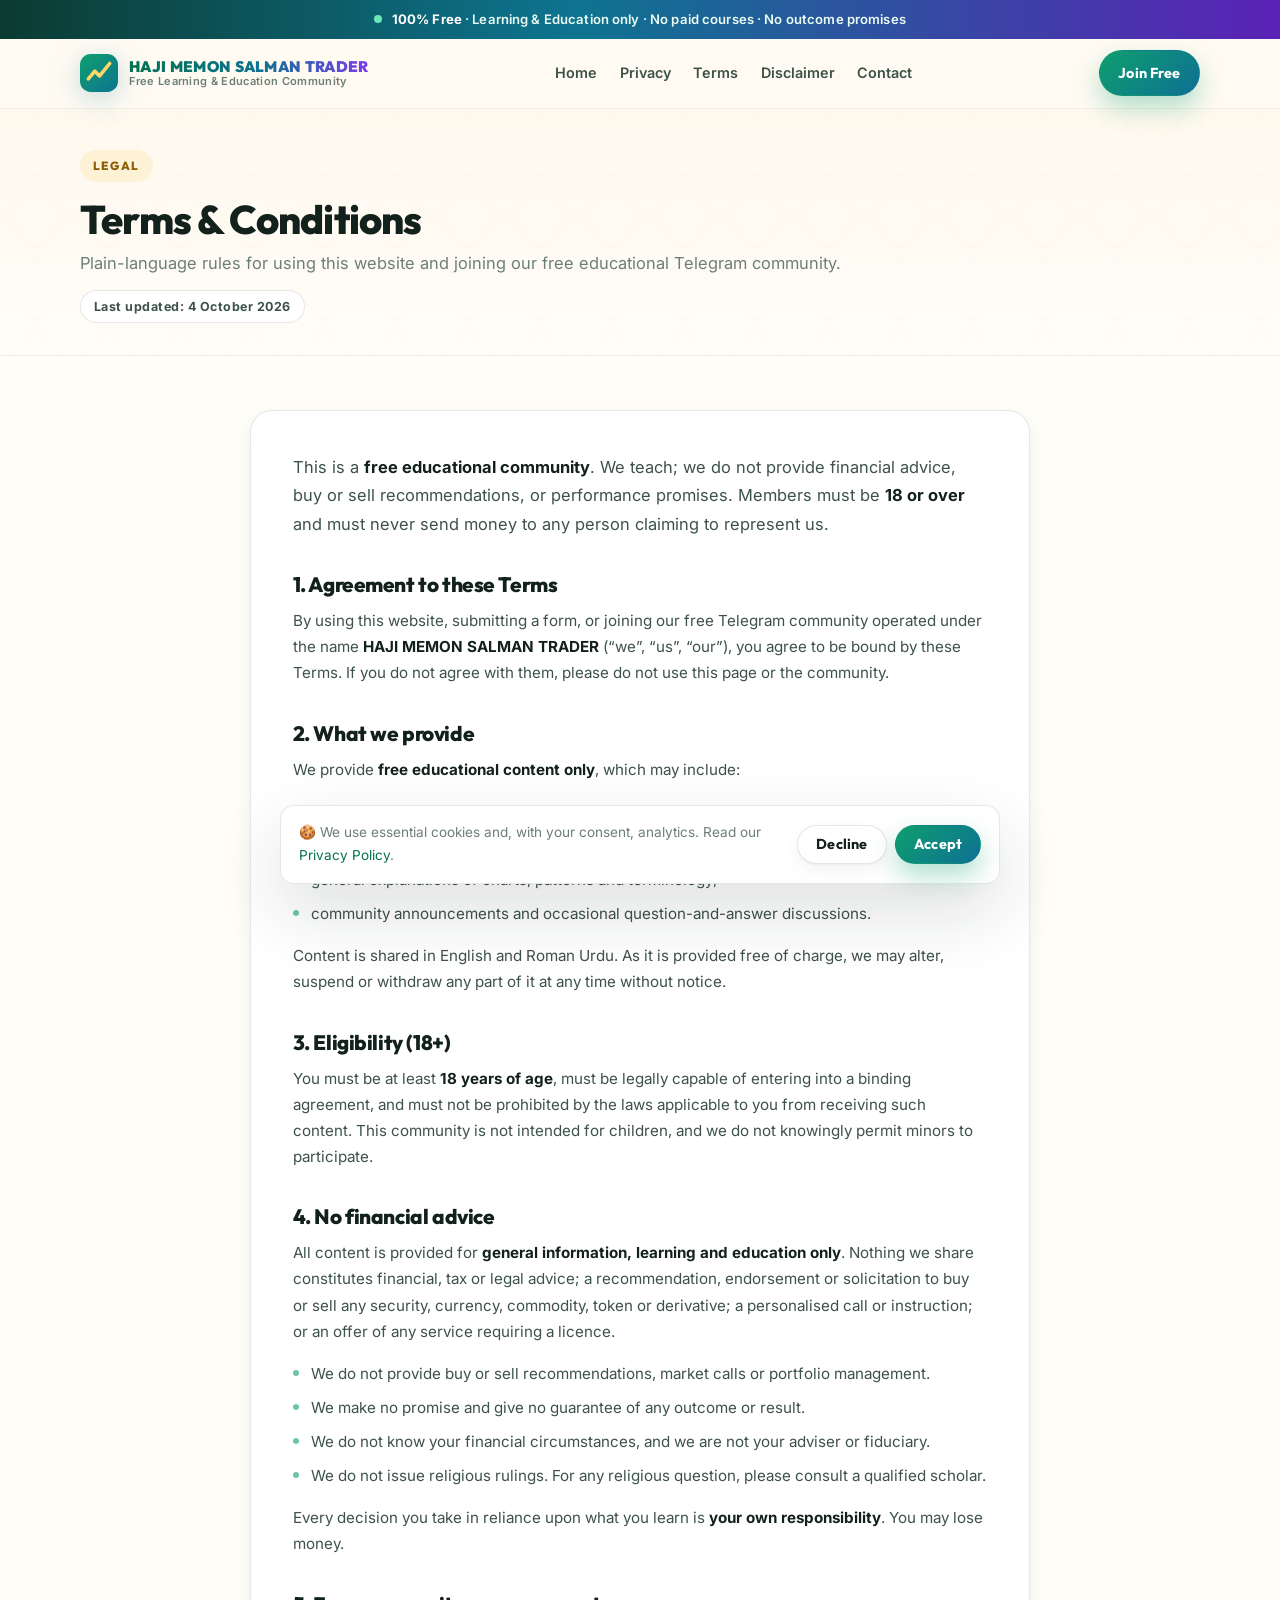
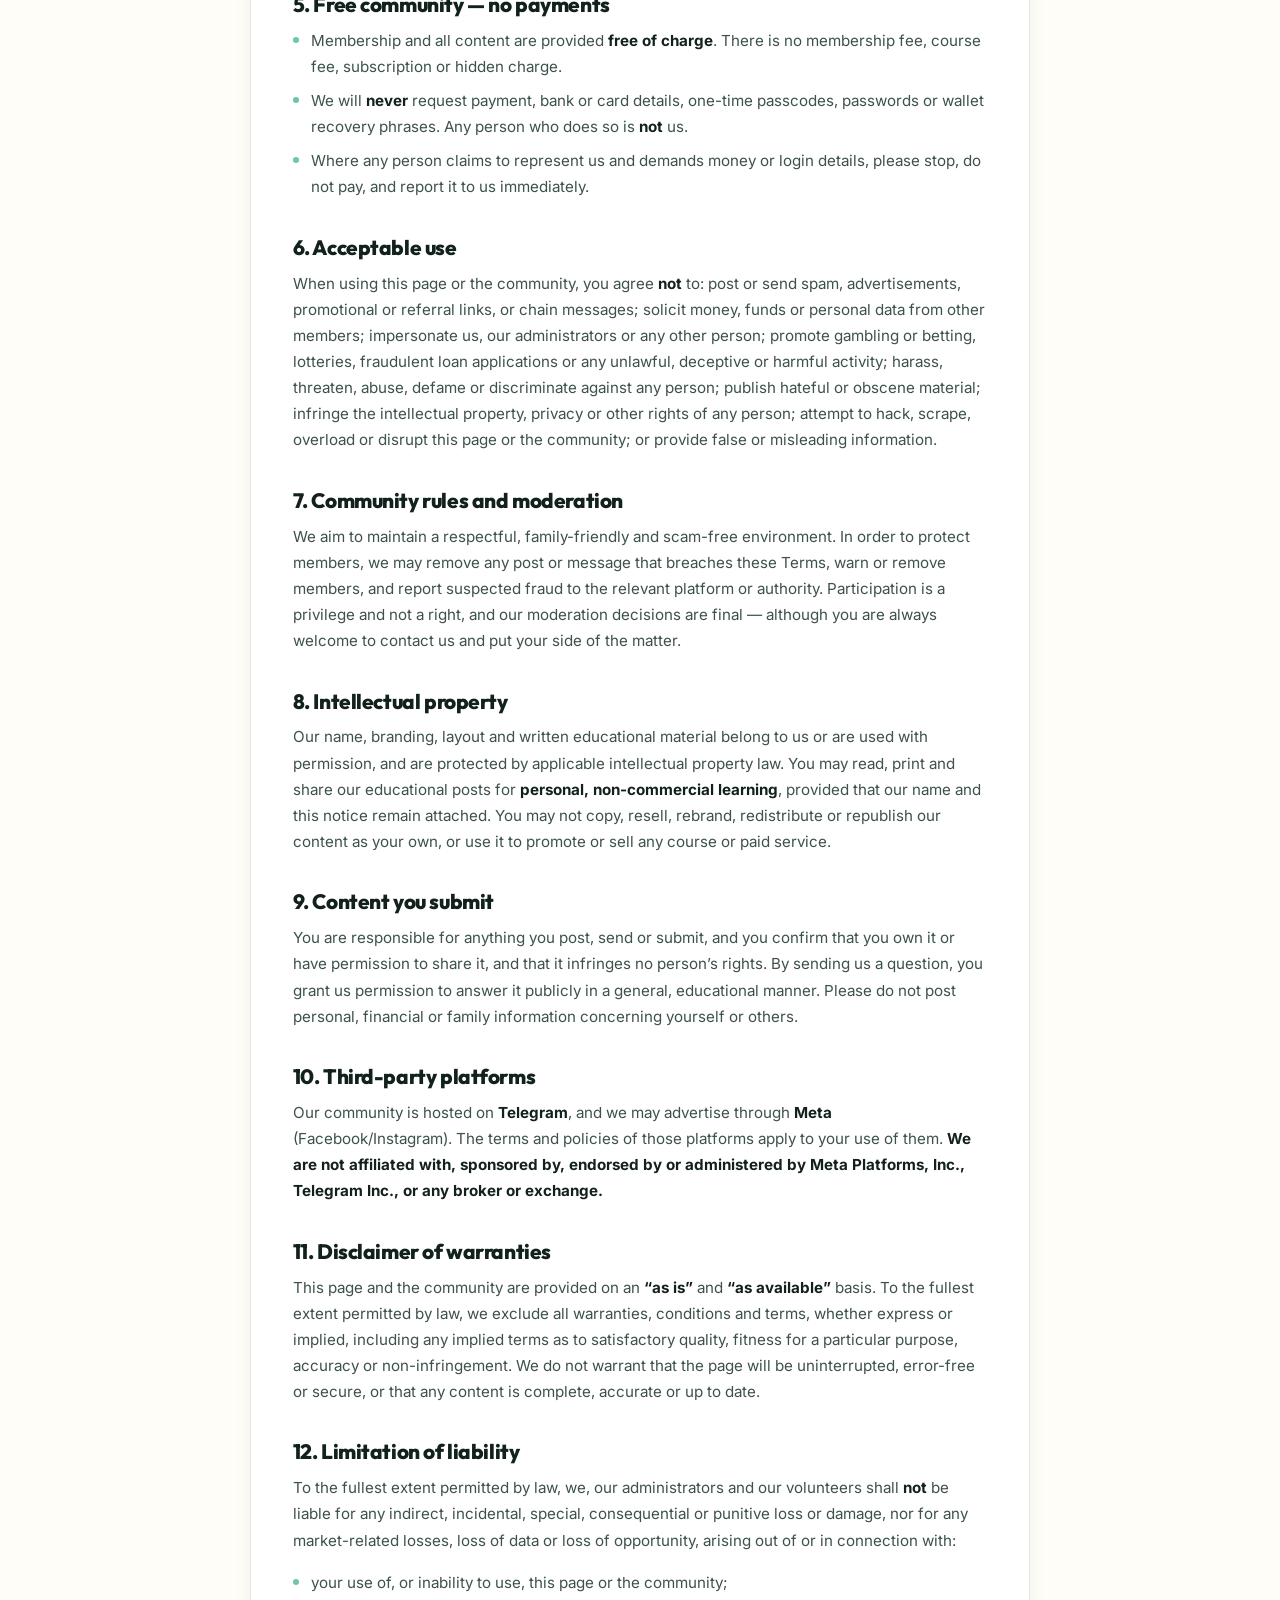
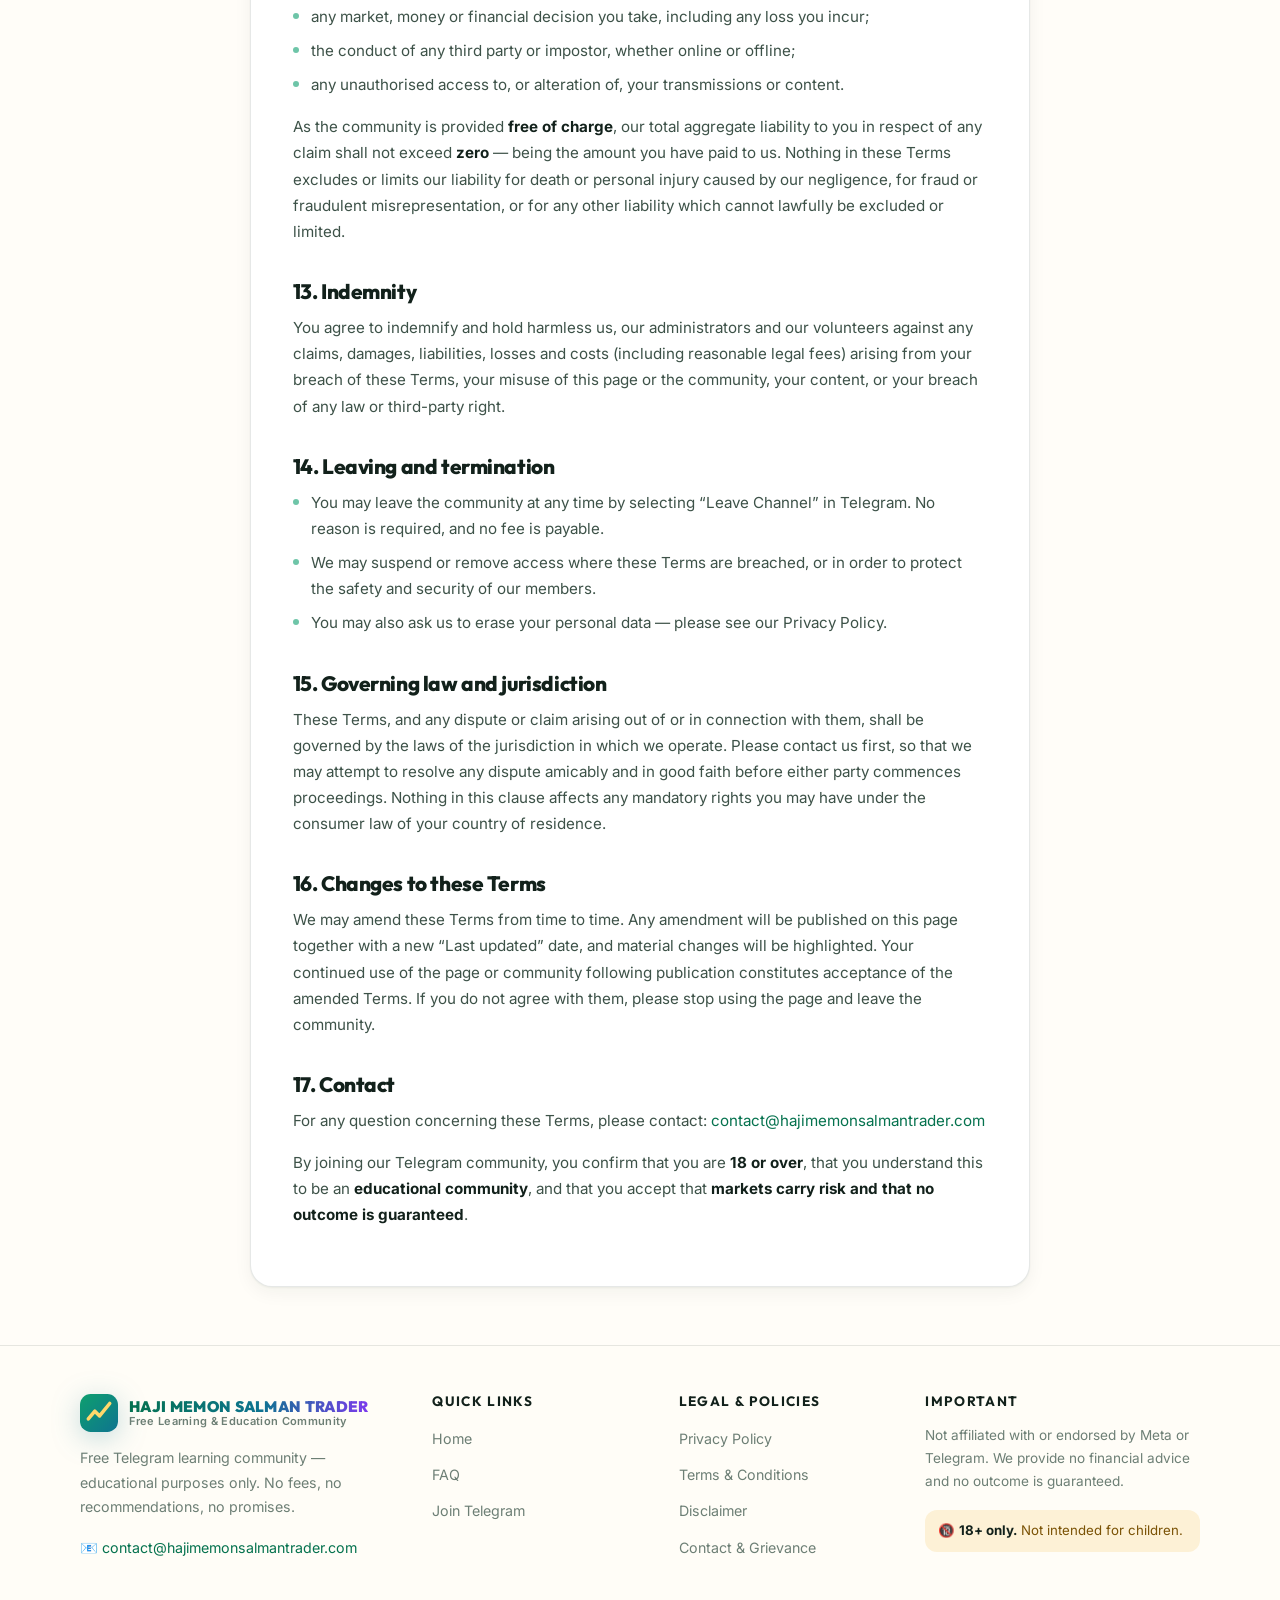
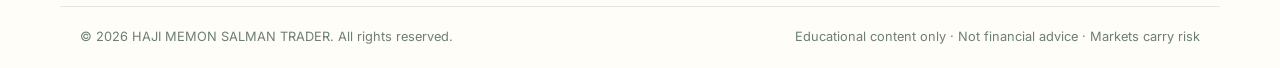
<file: terms-conditions.html>
<!DOCTYPE html>
<html lang="en">
<head>
<meta charset="utf-8" />
<meta name="viewport" content="width=device-width, initial-scale=1" />
<title>Terms &amp; Conditions — HAJI MEMON SALMAN TRADER</title>
<meta name="description" content="Terms and Conditions for the HAJI MEMON SALMAN TRADER website and free educational Telegram community. Educational purpose only, 18+, no financial advice." />
<meta name="robots" content="index,follow" />
<meta name="theme-color" content="#FFFBF2" />
<link rel="icon" href="data:image/svg+xml,%3Csvg xmlns='http://www.w3.org/2000/svg' viewBox='0 0 64 64'%3E%3Crect width='64' height='64' rx='16' fill='%230E9F6E'/%3E%3Cpath d='M16 40l10-12 8 8 14-18' stroke='%23FFD86B' stroke-width='6' fill='none' stroke-linecap='round' stroke-linejoin='round'/%3E%3C/svg%3E" />
<link rel="preconnect" href="https://fonts.googleapis.com" />
<link rel="preconnect" href="https://fonts.gstatic.com" crossorigin />
<link href="https://fonts.googleapis.com/css2?family=Outfit:wght@600;700;800;900&family=Inter:wght@400;500;600;700&display=swap" rel="stylesheet" />
<link rel="stylesheet" href="assets/css/styles.css" />
</head>
<body class="page-legal">

<a class="skip-link" href="#main">Skip to main content</a>

<div class="topstrip">
  <div class="wrap topstrip-inner">
    <span class="dot-pulse" aria-hidden="true"></span>
    <p><strong>100% Free</strong> · Learning &amp; Education only · No paid courses · No outcome promises</p>
  </div>
</div>

<header class="site-header" id="siteHeader">
  <div class="wrap header-inner">
    <a class="brand" href="index.html" aria-label="HAJI MEMON SALMAN TRADER home">
      <span class="brand-mark" aria-hidden="true">
        <svg viewBox="0 0 64 64" width="38" height="38">
          <defs><linearGradient id="bm" x1="0" y1="0" x2="1" y2="1"><stop offset="0%" stop-color="#0E9F6E"/><stop offset="100%" stop-color="#0E7490"/></linearGradient></defs>
          <rect width="64" height="64" rx="18" fill="url(#bm)"/>
          <path d="M14 42l11-13 8 8 17-21" fill="none" stroke="#FFD86B" stroke-width="6" stroke-linecap="round" stroke-linejoin="round"/>
        </svg>
      </span>
      <span class="brand-text">
        <strong data-config="channelName">HAJI MEMON SALMAN TRADER</strong>
        <small>Free Learning &amp; Education Community</small>
      </span>
    </a>
    <nav class="nav" aria-label="Main navigation">
      <a href="index.html">Home</a>
      <a href="privacy-policy.html">Privacy</a>
      <a href="terms-conditions.html">Terms</a>
      <a href="disclaimer.html">Disclaimer</a>
      <a href="contact.html">Contact</a>
    </nav>
    <a class="btn btn-primary btn-sm hide-sm" data-config-href="telegramUrl" href="https://t.me/YourChannelUsername" rel="noopener nofollow" target="_blank">Join Free</a>
  </div>
</header>

<main id="main">
<section class="legal-hero">
  <div class="wrap">
    <span class="eyebrow eyebrow-gold">Legal</span>
    <h1>Terms &amp; Conditions</h1>
    <p>Plain-language rules for using this website and joining our free educational Telegram community.</p>
    <span class="updated">Last updated: <span data-config="policyUpdated">4 October 2026</span></span>
  </div>
</section>

<section class="legal-body">
  <div class="wrap wrap-narrow">
    <article class="legal-card">
<div class="modal-note">This is a <b>free educational community</b>. We teach; we do not provide financial advice, buy or sell recommendations, or performance promises. Members must be <b>18 or over</b> and must never send money to any person claiming to represent us.</div>

      <h2>1. Agreement to these Terms</h2>
      <p>By using this website, submitting a form, or joining our free Telegram community operated under the name <b data-cfg="channelName">HAJI MEMON SALMAN TRADER</b> (&ldquo;we&rdquo;, &ldquo;us&rdquo;, &ldquo;our&rdquo;), you agree to be bound by these Terms. If you do not agree with them, please do not use this page or the community.</p>

      <h2>2. What we provide</h2>
      <p>We provide <b>free educational content only</b>, which may include:</p>
      <ul>
        <li>beginner-friendly lessons on market basics and terminology;</li>
        <li>educational material concerning risk management, capital protection and market psychology;</li>
        <li>general explanations of charts, patterns and terminology;</li>
        <li>community announcements and occasional question-and-answer discussions.</li>
      </ul>
      <p>Content is shared in English and Roman Urdu. As it is provided free of charge, we may alter, suspend or withdraw any part of it at any time without notice.</p>

      <h2>3. Eligibility (18+)</h2>
      <p>You must be at least <b>18 years of age</b>, must be legally capable of entering into a binding agreement, and must not be prohibited by the laws applicable to you from receiving such content. This community is not intended for children, and we do not knowingly permit minors to participate.</p>

      <h2>4. No financial advice</h2>
      <p>All content is provided for <b>general information, learning and education only</b>. Nothing we share constitutes financial, tax or legal advice; a recommendation, endorsement or solicitation to buy or sell any security, currency, commodity, token or derivative; a personalised call or instruction; or an offer of any service requiring a licence.</p>
      <ul>
        <li>We do not provide buy or sell recommendations, market calls or portfolio management.</li>
        <li>We make no promise and give no guarantee of any outcome or result.</li>
        <li>We do not know your financial circumstances, and we are not your adviser or fiduciary.</li>
        <li>We do not issue religious rulings. For any religious question, please consult a qualified scholar.</li>
      </ul>
      <p>Every decision you take in reliance upon what you learn is <b>your own responsibility</b>. You may lose money.</p>

      <h2>5. Free community &mdash; no payments</h2>
      <ul>
        <li>Membership and all content are provided <b>free of charge</b>. There is no membership fee, course fee, subscription or hidden charge.</li>
        <li>We will <b>never</b> request payment, bank or card details, one-time passcodes, passwords or wallet recovery phrases. Any person who does so is <b>not</b> us.</li>
        <li>Where any person claims to represent us and demands money or login details, please stop, do not pay, and report it to us immediately.</li>
      </ul>

      <h2>6. Acceptable use</h2>
      <p>When using this page or the community, you agree <b>not</b> to: post or send spam, advertisements, promotional or referral links, or chain messages; solicit money, funds or personal data from other members; impersonate us, our administrators or any other person; promote gambling or betting, lotteries, fraudulent loan applications or any unlawful, deceptive or harmful activity; harass, threaten, abuse, defame or discriminate against any person; publish hateful or obscene material; infringe the intellectual property, privacy or other rights of any person; attempt to hack, scrape, overload or disrupt this page or the community; or provide false or misleading information.</p>

      <h2>7. Community rules and moderation</h2>
      <p>We aim to maintain a respectful, family-friendly and scam-free environment. In order to protect members, we may remove any post or message that breaches these Terms, warn or remove members, and report suspected fraud to the relevant platform or authority. Participation is a privilege and not a right, and our moderation decisions are final &mdash; although you are always welcome to contact us and put your side of the matter.</p>

      <h2>8. Intellectual property</h2>
      <p>Our name, branding, layout and written educational material belong to us or are used with permission, and are protected by applicable intellectual property law. You may read, print and share our educational posts for <b>personal, non-commercial learning</b>, provided that our name and this notice remain attached. You may not copy, resell, rebrand, redistribute or republish our content as your own, or use it to promote or sell any course or paid service.</p>

      <h2>9. Content you submit</h2>
      <p>You are responsible for anything you post, send or submit, and you confirm that you own it or have permission to share it, and that it infringes no person&rsquo;s rights. By sending us a question, you grant us permission to answer it publicly in a general, educational manner. Please do not post personal, financial or family information concerning yourself or others.</p>

      <h2>10. Third-party platforms</h2>
      <p>Our community is hosted on <b>Telegram</b>, and we may advertise through <b>Meta</b> (Facebook/Instagram). The terms and policies of those platforms apply to your use of them. <b>We are not affiliated with, sponsored by, endorsed by or administered by Meta Platforms, Inc., Telegram Inc., or any broker or exchange.</b></p>

      <h2>11. Disclaimer of warranties</h2>
      <p>This page and the community are provided on an <b>&ldquo;as is&rdquo;</b> and <b>&ldquo;as available&rdquo;</b> basis. To the fullest extent permitted by law, we exclude all warranties, conditions and terms, whether express or implied, including any implied terms as to satisfactory quality, fitness for a particular purpose, accuracy or non-infringement. We do not warrant that the page will be uninterrupted, error-free or secure, or that any content is complete, accurate or up to date.</p>

      <h2>12. Limitation of liability</h2>
      <p>To the fullest extent permitted by law, we, our administrators and our volunteers shall <b>not</b> be liable for any indirect, incidental, special, consequential or punitive loss or damage, nor for any market-related losses, loss of data or loss of opportunity, arising out of or in connection with:</p>
      <ul>
        <li>your use of, or inability to use, this page or the community;</li>
        <li>any market, money or financial decision you take, including any loss you incur;</li>
        <li>the conduct of any third party or impostor, whether online or offline;</li>
        <li>any unauthorised access to, or alteration of, your transmissions or content.</li>
      </ul>
      <p>As the community is provided <b>free of charge</b>, our total aggregate liability to you in respect of any claim shall not exceed <b>zero</b> &mdash; being the amount you have paid to us. Nothing in these Terms excludes or limits our liability for death or personal injury caused by our negligence, for fraud or fraudulent misrepresentation, or for any other liability which cannot lawfully be excluded or limited.</p>

      <h2>13. Indemnity</h2>
      <p>You agree to indemnify and hold harmless us, our administrators and our volunteers against any claims, damages, liabilities, losses and costs (including reasonable legal fees) arising from your breach of these Terms, your misuse of this page or the community, your content, or your breach of any law or third-party right.</p>

      <h2>14. Leaving and termination</h2>
      <ul>
        <li>You may leave the community at any time by selecting &ldquo;Leave Channel&rdquo; in Telegram. No reason is required, and no fee is payable.</li>
        <li>We may suspend or remove access where these Terms are breached, or in order to protect the safety and security of our members.</li>
        <li>You may also ask us to erase your personal data &mdash; please see our Privacy Policy.</li>
      </ul>

      <h2>15. Governing law and jurisdiction</h2>
      <p>These Terms, and any dispute or claim arising out of or in connection with them, shall be governed by the laws of the jurisdiction in which we operate. Please contact us first, so that we may attempt to resolve any dispute amicably and in good faith before either party commences proceedings. Nothing in this clause affects any mandatory rights you may have under the consumer law of your country of residence.</p>

      <h2>16. Changes to these Terms</h2>
      <p>We may amend these Terms from time to time. Any amendment will be published on this page together with a new &ldquo;Last updated&rdquo; date, and material changes will be highlighted. Your continued use of the page or community following publication constitutes acceptance of the amended Terms. If you do not agree with them, please stop using the page and leave the community.</p>

      <h2>17. Contact</h2>
      <p>For any question concerning these Terms, please contact: <a data-cfg-href="mailtoUrl" href="mailto:contact@hajimemonsalmantrader.com"><span data-cfg="contactEmail">contact@hajimemonsalmantrader.com</span></a></p>
      <p>By joining our Telegram community, you confirm that you are <b>18 or over</b>, that you understand this to be an <b>educational community</b>, and that you accept that <b>markets carry risk and that no outcome is guaranteed</b>.</p>
    </article>
  </div>
</section>
</main>

<footer class="site-footer">
  <div class="wrap footer-grid">
    <div class="footer-brand">
      <a class="brand brand-footer" href="index.html">
        <span class="brand-mark" aria-hidden="true">
          <svg viewBox="0 0 64 64" width="38" height="38">
            <defs><linearGradient id="bf" x1="0" y1="0" x2="1" y2="1"><stop offset="0%" stop-color="#0E9F6E"/><stop offset="100%" stop-color="#0E7490"/></linearGradient></defs>
            <rect width="64" height="64" rx="18" fill="url(#bf)"/>
            <path d="M14 42l11-13 8 8 17-21" fill="none" stroke="#FFD86B" stroke-width="6" stroke-linecap="round" stroke-linejoin="round"/>
          </svg>
        </span>
        <span class="brand-text"><strong data-config="channelName">HAJI MEMON SALMAN TRADER</strong><small>Free Learning &amp; Education Community</small></span>
      </a>
      <p class="footer-about">Free Telegram learning community — educational purposes only. No fees, no recommendations, no promises.</p>
      <p class="footer-contact">📧 <a data-config-href="mailtoUrl" href="mailto:contact@hajimemonsalmantrader.com"><span data-config="contactEmail">contact@hajimemonsalmantrader.com</span></a></p>
    </div>
    <div class="footer-col">
      <h3>Quick Links</h3>
      <ul>
        <li><a href="index.html">Home</a></li>
        <li><a href="index.html#faq">FAQ</a></li>
        <li><a data-config-href="telegramUrl" href="https://t.me/YourChannelUsername" rel="noopener nofollow" target="_blank">Join Telegram</a></li>
      </ul>
    </div>
    <div class="footer-col">
      <h3>Legal &amp; Policies</h3>
      <ul>
        <li><a href="privacy-policy.html">Privacy Policy</a></li>
        <li><a href="terms-conditions.html">Terms &amp; Conditions</a></li>
        <li><a href="disclaimer.html">Disclaimer</a></li>
        <li><a href="contact.html">Contact &amp; Grievance</a></li>
      </ul>
    </div>
    <div class="footer-col footer-col-note">
      <h3>Important</h3>
      <p>Not affiliated with or endorsed by Meta or Telegram. We provide no financial advice and no outcome is guaranteed.</p>
      <p class="age-note">🔞 <b>18+ only.</b> Not intended for children.</p>
    </div>
  </div>
  <div class="wrap footer-bottom">
    <p>© <span id="year">2026</span> <span data-config="channelName">HAJI MEMON SALMAN TRADER</span>. All rights reserved.</p>
    <p class="footer-legal-line">Educational content only · Not financial advice · Markets carry risk</p>
  </div>
</footer>

<div class="cookie" id="cookieBar" role="dialog" aria-live="polite" aria-label="Cookie notice" hidden>
  <div class="cookie-inner">
    <p>🍪 We use essential cookies and, with your consent, analytics. Read our <a href="privacy-policy.html">Privacy Policy</a>.</p>
    <div class="cookie-actions">
      <button class="btn btn-ghost btn-sm" id="cookieDecline" type="button">Decline</button>
      <button class="btn btn-primary btn-sm" id="cookieAccept" type="button">Accept</button>
    </div>
  </div>
</div>

<script src="assets/js/config.js"></script>
<script src="assets/js/main.js"></script>
</body>
</html>
</file>
<file: assets/css/styles.css>
/* =========================================================
   HAJI MEMON SALMAN TRADER — Landing page styles
   Cream / white base · colorful gradient text · premium feel
   ========================================================= */

/* ---------- Tokens ---------- */
:root{
  --cream-50:#FFFDF8;
  --cream-100:#FFF9EE;
  --cream-200:#FCF3E3;
  --cream-300:#F7EAD4;
  --ink:#12211B;
  --ink-soft:#3D5248;
  --muted:#6D7F75;
  --emerald:#0E9F6E;
  --emerald-d:#05724E;
  --teal:#0E7490;
  --sky:#0EA5E9;
  --gold:#D99B18;
  --gold-2:#F6C544;
  --violet:#7C3AED;
  --rose:#E5484D;
  --line:rgba(18,33,27,.10);
  --line-2:rgba(18,33,27,.06);
  --card:#FFFFFF;
  --shadow-sm:0 1px 2px rgba(18,33,27,.05), 0 6px 18px rgba(18,33,27,.05);
  --shadow-md:0 12px 34px rgba(18,33,27,.09);
  --shadow-lg:0 28px 70px rgba(18,33,27,.14);
  --r-sm:14px;
  --r:22px;
  --r-lg:30px;
  --wrap:1160px;
  --font-h:"Outfit", ui-sans-serif, system-ui, "Segoe UI", sans-serif;
  --font-b:"Inter", ui-sans-serif, system-ui, "Segoe UI", sans-serif;
  --font-u:"Noto Nastaliq Urdu", var(--font-b);
}

*,*::before,*::after{box-sizing:border-box}
html{scroll-behavior:smooth; -webkit-text-size-adjust:100%}
body{
  margin:0;
  font-family:var(--font-b);
  color:var(--ink-soft);
  background:var(--cream-50);
  line-height:1.72;
  font-size:16.5px;
  overflow-x:hidden;
  -webkit-font-smoothing:antialiased;
}
img,svg{max-width:100%;height:auto;display:block}
a{color:var(--emerald-d);text-decoration:none}
a:hover{text-decoration:underline}
h1,h2,h3,h4{font-family:var(--font-h);color:var(--ink);line-height:1.14;margin:0 0 .6rem;font-weight:800;letter-spacing:-.02em}
h1{font-size:clamp(2.05rem,5.2vw,3.5rem)}
h2{font-size:clamp(1.6rem,3.6vw,2.5rem)}
h3{font-size:1.14rem;font-weight:700;letter-spacing:-.01em}
p{margin:0 0 1rem}
ul{margin:0;padding:0;list-style:none}
strong,b{color:var(--ink);font-weight:700}
:focus-visible{outline:3px solid var(--emerald);outline-offset:3px;border-radius:6px}

.wrap{width:100%;max-width:var(--wrap);margin:0 auto;padding:0 20px}
.wrap-narrow{max-width:820px}
.muted{color:var(--muted)}

.skip-link{position:absolute;left:-999px;top:0;background:var(--ink);color:#fff;padding:10px 16px;border-radius:0 0 12px 0;z-index:999}
.skip-link:focus{left:0}

/* ---------- Colorful gradient text ---------- */
.grad-text{
  background:linear-gradient(96deg,#0E9F6E 0%,#0EA5E9 42%,#7C3AED 78%,#E5484D 100%);
  -webkit-background-clip:text;background-clip:text;color:transparent;
  -webkit-text-fill-color:transparent;
  background-size:220% 100%;
  animation:slide 9s ease-in-out infinite alternate;
}
.grad-text-2{
  background:linear-gradient(96deg,#D99B18 0%,#E5484D 55%,#7C3AED 100%);
  -webkit-background-clip:text;background-clip:text;color:transparent;-webkit-text-fill-color:transparent;
  background-size:200% 100%;animation:slide 7s ease-in-out infinite alternate;
}
.grad-text-light{
  background:linear-gradient(96deg,#FFE9A8 0%,#7DF0C0 50%,#A8E4FF 100%);
  -webkit-background-clip:text;background-clip:text;color:transparent;-webkit-text-fill-color:transparent;
}
@keyframes slide{from{background-position:0% 50%}to{background-position:100% 50%}}

/* ---------- Buttons ---------- */
.btn{
  display:inline-flex;align-items:center;justify-content:center;gap:.6rem;
  font-family:var(--font-h);font-weight:700;font-size:.98rem;letter-spacing:.01em;
  padding:.85rem 1.5rem;border-radius:999px;border:1px solid transparent;
  cursor:pointer;text-decoration:none !important;position:relative;overflow:hidden;
  transition:transform .18s ease, box-shadow .22s ease, background .2s ease;
  white-space:nowrap;
}
.btn:active{transform:translateY(1px) scale(.995)}
.btn-sm{padding:.62rem 1.15rem;font-size:.9rem}
.btn-lg{padding:1.02rem 1.85rem;font-size:1.03rem}
.btn-block{width:100%}
.btn-primary{
  background:linear-gradient(135deg,#0E9F6E,#0E7490 90%);
  color:#fff;box-shadow:0 12px 26px rgba(14,159,110,.32);
}
.btn-primary:hover{transform:translateY(-2px);box-shadow:0 18px 34px rgba(14,159,110,.4)}
.btn-primary::after{
  content:"";position:absolute;inset:0;background:linear-gradient(120deg,transparent 20%,rgba(255,255,255,.35) 50%,transparent 80%);
  transform:translateX(-120%);
}
.btn-primary:hover::after{transform:translateX(120%);transition:transform .8s ease}
.btn-gold{
  background:linear-gradient(135deg,#F6C544,#E0A012);color:#3A2A05;
  box-shadow:0 14px 30px rgba(224,160,18,.4);
}
.btn-gold:hover{transform:translateY(-2px);box-shadow:0 20px 40px rgba(224,160,18,.48)}
.btn-ghost{background:#fff;color:var(--ink);border-color:var(--line);box-shadow:var(--shadow-sm)}
.btn-ghost:hover{transform:translateY(-2px);border-color:rgba(14,159,110,.4)}
.btn-outline-light{background:rgba(255,255,255,.08);color:#fff;border-color:rgba(255,255,255,.4)}
.btn-outline-light:hover{background:rgba(255,255,255,.16)}
.ico-tg{width:1.15em;height:1.15em;fill:currentColor;flex:0 0 auto}

/* ---------- Top strip ---------- */
.topstrip{
  background:linear-gradient(90deg,#0B3B31,#0E7490 45%,#5B21B6 100%);
  color:#EAFBF4;font-size:.82rem;font-weight:600;letter-spacing:.01em;
  padding:.5rem 0;position:relative;z-index:60;
}
.topstrip-inner{display:flex;align-items:center;gap:.6rem;justify-content:center;text-align:center}
.topstrip p{margin:0}
.topstrip strong{color:#fff}
.dot-pulse{width:8px;height:8px;border-radius:50%;background:#6EE7B7;box-shadow:0 0 0 0 rgba(110,231,183,.7);animation:pulse 2.2s infinite;flex:0 0 auto}
@keyframes pulse{70%{box-shadow:0 0 0 9px rgba(110,231,183,0)}100%{box-shadow:0 0 0 0 rgba(110,231,183,0)}}

/* ---------- Header ---------- */
.site-header{
  position:sticky;top:0;z-index:50;
  background:rgba(255,251,242,.82);
  backdrop-filter:saturate(180%) blur(14px);
  -webkit-backdrop-filter:saturate(180%) blur(14px);
  border-bottom:1px solid var(--line-2);
  transition:box-shadow .25s ease, background .25s ease;
}
.site-header.scrolled{box-shadow:0 8px 26px rgba(18,33,27,.07);background:rgba(255,251,242,.94)}
.header-inner{display:flex;align-items:center;gap:1rem;justify-content:space-between;padding-top:.7rem;padding-bottom:.7rem}
.brand{display:flex;align-items:center;gap:.7rem;text-decoration:none !important}
.brand-mark{line-height:0;filter:drop-shadow(0 6px 14px rgba(14,117,144,.25))}
.brand-text{display:flex;flex-direction:column;line-height:1.15}
.brand-text strong{
  font-family:var(--font-h);font-size:.95rem;font-weight:900;letter-spacing:.02em;
  background:linear-gradient(95deg,#05724E,#0E7490 55%,#7C3AED);
  -webkit-background-clip:text;background-clip:text;-webkit-text-fill-color:transparent;color:transparent;
}
.brand-text small{font-size:.69rem;color:var(--muted);font-weight:600;letter-spacing:.03em}
.nav{display:flex;gap:1.4rem;align-items:center}
.nav a{font-size:.9rem;font-weight:600;color:var(--ink-soft)}
.nav a:hover{color:var(--emerald-d);text-decoration:none}

/* ---------- Hero ---------- */
.hero{position:relative;padding:clamp(2.2rem,5vw,4.2rem) 0 clamp(3rem,7vw,5.5rem);overflow:hidden}
.hero-bg{position:absolute;inset:0;pointer-events:none;z-index:0}
.glow{position:absolute;border-radius:50%;filter:blur(70px);opacity:.5}
.glow-1{width:520px;height:520px;left:-140px;top:-160px;background:radial-gradient(circle,#8EF0C9,transparent 65%)}
.glow-2{width:480px;height:480px;right:-120px;top:-80px;background:radial-gradient(circle,#FFE08A,transparent 65%)}
.glow-3{width:520px;height:420px;right:8%;bottom:-220px;background:radial-gradient(circle,#BFD9FF,transparent 65%)}
.pattern{
  position:absolute;inset:0;opacity:.5;
  background-image:url("data:image/svg+xml,%3Csvg xmlns='http://www.w3.org/2000/svg' width='72' height='72' viewBox='0 0 72 72'%3E%3Cg fill='none' stroke='%230E9F6E' stroke-opacity='0.14' stroke-width='1'%3E%3Cpath d='M36 4l32 32-32 32L4 36z'/%3E%3Cpath d='M36 18l18 18-18 18-18-18z'/%3E%3C/g%3E%3Cg fill='none' stroke='%23D99B18' stroke-opacity='0.10' stroke-width='1'%3E%3Ccircle cx='36' cy='36' r='6'/%3E%3C/g%3E%3C/svg%3E");
  mask-image:radial-gradient(120% 80% at 50% 0%,#000 20%,transparent 78%);
  -webkit-mask-image:radial-gradient(120% 80% at 50% 0%,#000 20%,transparent 78%);
}
.hero-grid{position:relative;z-index:1;display:grid;grid-template-columns:1.08fr .92fr;gap:3rem;align-items:center}

.chip{
  display:inline-flex;align-items:center;gap:.55rem;
  background:#fff;border:1px solid rgba(14,159,110,.25);
  color:var(--emerald-d);font-weight:700;font-size:.82rem;letter-spacing:.02em;
  padding:.45rem .95rem;border-radius:999px;box-shadow:var(--shadow-sm);margin-bottom:1rem;
}
.chip-ico{font-size:1rem}
.salaam{
  font-family:var(--font-u);font-size:clamp(1.05rem,2.4vw,1.35rem);color:var(--gold);
  margin:.1rem 0 .7rem;line-height:2.1;font-weight:600;
}
.hero h1{margin-bottom:1.1rem}
.lede{font-size:clamp(1.02rem,2.1vw,1.14rem);color:var(--ink-soft);max-width:60ch}
.hero-cta{display:flex;flex-wrap:wrap;gap:.8rem;margin:1.6rem 0 1.2rem}
.hero-notes{display:grid;gap:.45rem;margin:0 0 1.9rem}
.hero-notes li{display:flex;gap:.6rem;align-items:flex-start;font-size:.94rem;color:var(--ink-soft)}
.tick{
  flex:0 0 auto;width:20px;height:20px;border-radius:50%;display:grid;place-items:center;
  font-size:.7rem;font-weight:800;color:#fff;background:linear-gradient(135deg,#0E9F6E,#0E7490);margin-top:.22rem;
}
.tick-g{background:linear-gradient(135deg,#D99B18,#E5484D)}

.stats{display:flex;gap:.8rem;flex-wrap:wrap}
.stat{
  background:#fff;border:1px solid var(--line);border-radius:var(--r-sm);
  padding:.75rem 1.15rem;box-shadow:var(--shadow-sm);min-width:118px;
}
.stat b{display:block;font-family:var(--font-h);font-size:1.32rem;line-height:1.1;
  background:linear-gradient(95deg,#05724E,#0E7490);-webkit-background-clip:text;background-clip:text;-webkit-text-fill-color:transparent;color:transparent}
.stat span{font-size:.76rem;color:var(--muted);font-weight:600}

/* ---------- Phone mockup ---------- */
.hero-art{position:relative;display:flex;justify-content:center}
.phone{
  width:100%;max-width:380px;background:#fff;border-radius:28px;
  border:1px solid var(--line);box-shadow:var(--shadow-lg);overflow:hidden;
  transform:rotate(-1.1deg);
}
.phone-bar{background:linear-gradient(120deg,#0B3B31,#0E7490);padding:.8rem .95rem;display:flex;align-items:center;gap:.6rem}
.ph-dot{width:9px;height:9px;border-radius:50%;background:#6EE7B7;flex:0 0 auto;box-shadow:0 0 0 4px rgba(110,231,183,.18)}
.phone-head{display:flex;align-items:center;gap:.6rem}
.ph-avatar{
  width:34px;height:34px;border-radius:50%;display:grid;place-items:center;flex:0 0 auto;
  background:linear-gradient(135deg,#F6C544,#E0A012);color:#3A2A05;font-weight:900;font-size:.72rem;font-family:var(--font-h);
}
.ph-title{display:flex;flex-direction:column;line-height:1.2}
.ph-title strong{color:#fff;font-family:var(--font-h);font-size:.76rem;letter-spacing:.02em}
.ph-title small{color:#A7DCCB;font-size:.64rem}
.online{color:#6EE7B7;font-weight:700}
.phone-body{padding:.85rem;display:grid;gap:.6rem;background:linear-gradient(180deg,#fff, #FFFCF4)}
.msg{background:#F7FBF8;border:1px solid var(--line-2);border-left:3px solid var(--emerald);border-radius:12px;padding:.6rem .7rem}
.msg p{margin:.35rem 0 .3rem;font-size:.78rem;line-height:1.55;color:var(--ink-soft)}
.msg b{font-size:.8rem;display:inline}
.msg-tag{font-size:.6rem;font-weight:800;letter-spacing:.06em;text-transform:uppercase;padding:.14rem .45rem;border-radius:6px}
.tag-green{background:#E3F7EE;color:#05724E}
.tag-gold{background:#FDF1D6;color:#8A5E06}
.tag-violet{background:#F1EAFE;color:#5B21B6}
.msg-time{font-size:.63rem;color:#93A79D}
.phone-note{display:flex;flex-wrap:wrap;gap:.35rem;margin-top:.2rem}
.phone-note span{font-size:.66rem;font-weight:700;background:#fff;border:1px solid var(--line);border-radius:999px;padding:.22rem .55rem;color:var(--ink-soft)}

.float-badge{
  position:absolute;background:#fff;border:1px solid var(--line);border-radius:999px;
  padding:.42rem .8rem;font-size:.75rem;font-weight:700;color:var(--ink);
  box-shadow:var(--shadow-md);animation:bob 5s ease-in-out infinite;
}
.fb-1{top:6%;left:-2%}
.fb-2{bottom:16%;left:-4%;animation-delay:1.2s}
.fb-3{bottom:-2%;right:2%;animation-delay:2.4s}
@keyframes bob{0%,100%{transform:translateY(0)}50%{transform:translateY(-9px)}}

/* ---------- Marquee ---------- */
.marquee{
  background:linear-gradient(90deg,#FFF9EE,#FDF0DA,#FFF9EE);
  border-top:1px solid var(--line-2);border-bottom:1px solid var(--line-2);
  overflow:hidden;padding:.85rem 0;
}
.marquee-track{display:flex;gap:2.6rem;width:max-content;animation:scroll 34s linear infinite}
.marquee-track span{font-family:var(--font-h);font-weight:700;font-size:.92rem;color:var(--ink-soft);white-space:nowrap}
@keyframes scroll{to{transform:translateX(-50%)}}

/* ---------- Sections ---------- */
.section{padding:clamp(3rem,6.5vw,5rem) 0;position:relative}
.section-tint{background:linear-gradient(180deg,var(--cream-100),var(--cream-200))}
.section-tint::before{
  content:"";position:absolute;inset:0;opacity:.35;pointer-events:none;
  background-image:url("data:image/svg+xml,%3Csvg xmlns='http://www.w3.org/2000/svg' width='56' height='56'%3E%3Cg fill='none' stroke='%230E7490' stroke-opacity='0.13'%3E%3Cpath d='M28 2l26 26-26 26L2 28z'/%3E%3C/g%3E%3C/svg%3E");
}
.section > .wrap{position:relative;z-index:1}
.section-head{max-width:720px;margin:0 auto 2.6rem;text-align:center}
.section-head p{color:var(--muted);font-size:1.02rem;margin:0}
.eyebrow{
  display:inline-block;font-family:var(--font-h);font-weight:800;font-size:.74rem;letter-spacing:.14em;
  text-transform:uppercase;padding:.36rem .8rem;border-radius:999px;margin-bottom:.9rem;
}
.eyebrow-emerald{background:#E3F7EE;color:#05724E}
.eyebrow-gold{background:#FDF1D6;color:#8A5E06}
.eyebrow-teal{background:#E2F3F8;color:#0B5C73}
.eyebrow-violet{background:#F1EAFE;color:#5B21B6}
.eyebrow-sky{background:#E4F0FE;color:#15539E}

.grid{display:grid;gap:1.15rem}
.grid-2{display:grid;grid-template-columns:1fr 1fr;gap:3rem;align-items:center}
.grid-3{grid-template-columns:repeat(3,1fr)}
.grid-4{grid-template-columns:repeat(4,1fr)}

.card{
  background:var(--card);border:1px solid var(--line);border-radius:var(--r);
  padding:1.5rem 1.35rem;box-shadow:var(--shadow-sm);position:relative;overflow:hidden;
  transition:transform .22s ease, box-shadow .22s ease, border-color .22s ease;
}
.card::after{
  content:"";position:absolute;left:0;right:0;top:0;height:3px;
  background:linear-gradient(90deg,var(--emerald),var(--sky),var(--violet),var(--gold));opacity:0;transition:opacity .25s ease;
}
.card:hover{transform:translateY(-5px);box-shadow:var(--shadow-md);border-color:rgba(14,159,110,.28)}
.card:hover::after{opacity:1}
.card h3{margin-bottom:.35rem}
.card p{margin:0;font-size:.93rem;color:var(--muted)}
.card-flat{background:#fff}
.card-ico{
  width:50px;height:50px;border-radius:15px;display:grid;place-items:center;font-size:1.35rem;margin-bottom:.9rem;
}
.ico-emerald{background:linear-gradient(135deg,#DFF7EC,#BDF0DC)}
.ico-teal{background:linear-gradient(135deg,#DEF2F8,#BFE7F1)}
.ico-violet{background:linear-gradient(135deg,#EFE8FE,#DDD0FD)}
.ico-gold{background:linear-gradient(135deg,#FDF3D9,#FBE6AE)}
.ico-sky{background:linear-gradient(135deg,#E3F0FE,#C9E5FD)}
.ico-rose{background:linear-gradient(135deg,#FDE9E9,#FBD3D4)}

.inline-note{
  margin-top:1.8rem;text-align:center;background:#fff;border:1px dashed rgba(14,159,110,.35);
  border-radius:var(--r-sm);padding:.95rem 1.2rem;font-size:.9rem;color:var(--ink-soft);
}

/* check list */
.check-list{display:grid;gap:.75rem;margin-top:1.2rem}
.check-list li{display:flex;gap:.7rem;align-items:flex-start;font-size:.96rem}

/* values panel */
.panel{
  background:#fff;border:1px solid var(--line);border-radius:var(--r-lg);
  padding:1.85rem 1.6rem;box-shadow:var(--shadow-md);position:relative;overflow:hidden;
}
.panel::before{
  content:"";position:absolute;right:-70px;top:-70px;width:220px;height:220px;border-radius:50%;
  background:radial-gradient(circle,rgba(14,159,110,.16),transparent 68%);
}
.panel-title{font-size:1.2rem;margin-bottom:1rem}
.value{display:flex;gap:.85rem;align-items:flex-start;padding:.75rem 0;border-bottom:1px dashed var(--line)}
.value:last-of-type{border-bottom:0}
.value-ico{
  flex:0 0 auto;width:40px;height:40px;border-radius:12px;display:grid;place-items:center;font-size:1.1rem;
  background:linear-gradient(135deg,#FFF6E2,#FDF0DA);
}
.value b{display:block;font-size:.98rem;margin-bottom:.1rem}
.value p{margin:0;font-size:.88rem;color:var(--muted)}
.panel-foot{margin:1rem 0 0;font-size:.83rem;color:var(--muted);background:var(--cream-100);border-radius:12px;padding:.7rem .85rem}

/* pill cards */
.pill-card{
  background:#fff;border:1px solid var(--line);border-radius:var(--r);padding:1.35rem 1.15rem;
  text-align:center;box-shadow:var(--shadow-sm);transition:transform .22s ease, box-shadow .22s ease;
}
.pill-card:hover{transform:translateY(-5px);box-shadow:var(--shadow-md)}
.pill-card span{font-size:1.7rem;display:block;margin-bottom:.45rem}
.pill-card b{display:block;font-family:var(--font-h);font-size:1rem;margin-bottom:.25rem}
.pill-card p{margin:0;font-size:.86rem;color:var(--muted)}

/* rules */
.rules-grid{align-items:stretch}
.rule{background:#fff;border:1px solid var(--line);border-radius:var(--r);padding:1.4rem 1.3rem;box-shadow:var(--shadow-sm)}
.rule b{display:block;font-family:var(--font-h);font-size:1rem;margin-bottom:.7rem}
.rule ul{display:grid;gap:.5rem}
.rule li{font-size:.9rem;color:var(--muted);padding-left:1.05rem;position:relative}
.rule li::before{content:"";position:absolute;left:0;top:.55em;width:6px;height:6px;border-radius:50%;background:currentColor;opacity:.5}
.rule.do{border-top:4px solid var(--emerald)}
.rule.do b{color:var(--emerald-d)}
.rule.dont{border-top:4px solid var(--rose)}
.rule.dont b{color:#B4292E}
.rule.safe{border-top:4px solid var(--violet)}
.rule.safe b{color:#5B21B6}

/* FAQ */
.faq-list{display:grid;gap:.7rem}
.faq{
  background:#fff;border:1px solid var(--line);border-radius:var(--r-sm);box-shadow:var(--shadow-sm);
  padding:0;overflow:hidden;transition:border-color .2s ease, box-shadow .2s ease;
}
.faq:hover{border-color:rgba(14,159,110,.3)}
.faq[open]{box-shadow:var(--shadow-md);border-color:rgba(14,159,110,.35)}
.faq summary{
  cursor:pointer;list-style:none;padding:1rem 3rem 1rem 1.15rem;position:relative;
  font-family:var(--font-h);font-weight:700;color:var(--ink);font-size:1rem;
}
.faq summary::-webkit-details-marker{display:none}
.faq summary::after{
  content:"+";position:absolute;right:1.1rem;top:50%;transform:translateY(-50%);
  width:26px;height:26px;border-radius:50%;display:grid;place-items:center;
  background:linear-gradient(135deg,#E3F7EE,#DEF2F8);color:var(--emerald-d);font-weight:800;font-size:1.05rem;
  transition:transform .22s ease;
}
.faq[open] summary::after{content:"–";transform:translateY(-50%) rotate(180deg)}
.faq p{margin:0;padding:0 1.15rem 1.1rem;font-size:.94rem;color:var(--muted)}

/* ---------- CTA band ---------- */
.cta-band{
  position:relative;padding:clamp(3rem,6vw,4.6rem) 0;color:#EAF7F2;text-align:center;
  background:
    radial-gradient(900px 400px at 15% 0%,rgba(246,197,68,.28),transparent 62%),
    radial-gradient(800px 420px at 88% 110%,rgba(124,58,237,.35),transparent 62%),
    linear-gradient(120deg,#08322A,#0B4A5C 55%,#2B155C);
  overflow:hidden;
}
.cta-band::before{
  content:"";position:absolute;inset:0;opacity:.28;
  background-image:url("data:image/svg+xml,%3Csvg xmlns='http://www.w3.org/2000/svg' width='64' height='64'%3E%3Cg fill='none' stroke='%23F6C544' stroke-opacity='0.35'%3E%3Cpath d='M32 3l29 29-29 29L3 32z'/%3E%3C/g%3E%3C/svg%3E");
}
.cta-inner{position:relative;z-index:1;max-width:780px;margin:0 auto}
.cta-ornament{font-size:1.5rem;color:var(--gold-2);display:block;margin-bottom:.4rem}
.cta-band h2{color:#fff;font-size:clamp(1.7rem,4vw,2.6rem)}
.cta-band p{color:#C6E3DA;font-size:1.05rem;max-width:60ch;margin:0 auto 1.7rem}
.cta-actions{display:flex;gap:.85rem;justify-content:center;flex-wrap:wrap}
.cta-fine{margin:1.2rem 0 0;font-size:.83rem;color:#9CC4B8}

/* ---------- Footer ---------- */
.site-footer{background:#FFFDF7;border-top:1px solid var(--line);padding:3rem 0 1.2rem}
.footer-grid{display:grid;grid-template-columns:1.5fr 1fr 1fr 1.3fr;gap:2.2rem}
.brand-footer{margin-bottom:.9rem}
.footer-about{font-size:.89rem;color:var(--muted)}
.footer-contact{font-size:.89rem;margin:0}
.footer-col h4,.footer-col h3{font-size:.85rem;letter-spacing:.1em;text-transform:uppercase;color:var(--ink);margin-bottom:.9rem;font-weight:700}
.footer-col ul{display:grid;gap:.5rem}
.footer-col li a{font-size:.89rem;color:var(--muted)}
.footer-col li a:hover{color:var(--emerald-d)}
.footer-col-note p{font-size:.85rem;color:var(--muted)}
.age-note{background:#FDF1D6;border-radius:12px;padding:.6rem .8rem;color:#7A5205 !important;font-size:.83rem !important}
.footer-bottom{
  margin-top:2.4rem;padding-top:1.2rem;border-top:1px solid var(--line);
  display:flex;justify-content:space-between;gap:1rem;flex-wrap:wrap;
}
.footer-bottom p{margin:0;font-size:.8rem;color:var(--muted)}
.footer-legal-line{color:#8A9A90}

/* ---------- Sticky CTA (mobile) ---------- */
.sticky-cta{
  position:fixed;left:0;right:0;bottom:0;z-index:70;
  padding:.65rem .9rem calc(.65rem + env(safe-area-inset-bottom,0px));
  background:rgba(255,251,242,.94);backdrop-filter:blur(12px);-webkit-backdrop-filter:blur(12px);
  border-top:1px solid var(--line);transform:translateY(120%);visibility:hidden;
  transition:transform .3s ease, visibility .3s ease;
}
.sticky-cta.show{transform:translateY(0);visibility:visible}
.sticky-cta .btn{box-shadow:0 10px 24px rgba(14,159,110,.3)}

/* ---------- Cookie bar ---------- */
.cookie{
  position:fixed;left:16px;right:16px;bottom:16px;z-index:80;
  max-width:720px;margin:0 auto;background:#fff;border:1px solid var(--line);
  border-radius:var(--r-sm);box-shadow:var(--shadow-lg);padding:.95rem 1.1rem;
}
.cookie-inner{display:flex;gap:1rem;align-items:center;justify-content:space-between;flex-wrap:wrap}
.cookie p{margin:0;font-size:.85rem;color:var(--muted);flex:1 1 340px}
.cookie-actions{display:flex;gap:.5rem}

/* ---------- Reveal animation ---------- */
.reveal{opacity:0;transform:translateY(18px);transition:opacity .6s ease, transform .6s cubic-bezier(.2,.7,.3,1)}
.reveal.in{opacity:1;transform:none}

/* =========================================================
   LEGAL / INNER PAGES
   ========================================================= */
.page-legal{background:var(--cream-50)}
.legal-hero{
  padding:2.6rem 0 2rem;background:linear-gradient(180deg,var(--cream-100),var(--cream-50));
  border-bottom:1px solid var(--line-2);position:relative;overflow:hidden;
}
.legal-hero::before{
  content:"";position:absolute;inset:0;opacity:.4;pointer-events:none;
  background-image:url("data:image/svg+xml,%3Csvg xmlns='http://www.w3.org/2000/svg' width='72' height='72'%3E%3Cg fill='none' stroke='%230E9F6E' stroke-opacity='0.12'%3E%3Cpath d='M36 4l32 32-32 32L4 36z'/%3E%3C/g%3E%3C/svg%3E");
}
.legal-hero .wrap{position:relative;z-index:1}
.legal-hero h1{font-size:clamp(1.7rem,3.6vw,2.5rem);margin-bottom:.4rem}
.legal-hero p{margin:0;color:var(--muted)}
.updated{
  display:inline-block;margin-top:.8rem;font-size:.78rem;font-weight:700;letter-spacing:.04em;
  background:#fff;border:1px solid var(--line);border-radius:999px;padding:.3rem .8rem;color:var(--ink-soft);
}
.legal-body{padding:clamp(2rem,5vw,3.4rem) 0 3.6rem}
.legal-card{
  background:#fff;border:1px solid var(--line);border-radius:var(--r);box-shadow:var(--shadow-sm);
  padding:clamp(1.4rem,3.4vw,2.6rem);
}
.legal-card h2{font-size:1.3rem;margin:2.2rem 0 .7rem;scroll-margin-top:96px}
.legal-card h2:first-child{margin-top:0}
.legal-card h3{font-size:1.03rem;margin:1.5rem 0 .5rem}
.legal-card p,.legal-card li{font-size:.95rem;color:var(--ink-soft)}
.legal-card ul{display:grid;gap:.5rem;margin:.7rem 0 1rem}
.legal-card ul li{padding-left:1.15rem;position:relative}
.legal-card ul li::before{content:"";position:absolute;left:0;top:.6em;width:6px;height:6px;border-radius:50%;background:var(--emerald);opacity:.6}
.legal-card ol{margin:.7rem 0 1rem;padding-left:1.3rem;display:grid;gap:.5rem}
.legal-card ol li{font-size:.95rem}
.legal-toc{
  background:var(--cream-100);border:1px solid var(--line);border-radius:var(--r-sm);
  padding:1rem 1.2rem;margin-bottom:1.6rem;
}
.legal-toc b{display:block;font-family:var(--font-h);margin-bottom:.5rem}
.legal-toc ul{display:flex;flex-wrap:wrap;gap:.4rem .5rem;list-style:none;padding:0}
.legal-card .legal-toc ul li{padding-left:0}
.legal-card .legal-toc ul li::before{display:none}
.legal-toc a{
  display:inline-block;font-size:.82rem;font-weight:600;background:#fff;border:1px solid var(--line);
  border-radius:999px;padding:.28rem .7rem;color:var(--ink-soft);
}
.legal-toc a:hover{border-color:var(--emerald);color:var(--emerald-d);text-decoration:none}
.callout{
  border-left:4px solid var(--emerald);background:#F5FCF8;border-radius:0 12px 12px 0;
  padding:.9rem 1.1rem;margin:1.2rem 0;font-size:.92rem;
}
.callout.warn{border-left-color:var(--gold);background:#FFFCF1}
.contact-grid{display:grid;grid-template-columns:1fr 1fr;gap:1rem;margin-top:1rem}
.contact-box{border:1px solid var(--line);border-radius:var(--r-sm);padding:1.1rem 1.2rem;background:var(--cream-50)}
.contact-box b{display:block;font-family:var(--font-h);margin-bottom:.2rem}
.contact-box p{margin:0;font-size:.9rem}
.form-field{display:grid;gap:.35rem;margin-bottom:.9rem}
.form-field label{font-size:.84rem;font-weight:700;color:var(--ink)}
.form-field input,.form-field textarea,.form-field select{
  font-family:var(--font-b);font-size:.95rem;padding:.75rem .9rem;border-radius:12px;
  border:1px solid var(--line);background:#fff;color:var(--ink);width:100%;
}
.form-field input:focus,.form-field textarea:focus,.form-field select:focus{outline:none;border-color:var(--emerald);box-shadow:0 0 0 3px rgba(14,159,110,.14)}
.form-note{font-size:.8rem;color:var(--muted)}

/* ---------- Responsive ---------- */
@media (max-width:1000px){
  .hero-grid{grid-template-columns:1fr;gap:2.4rem}
  .hero-art{order:2}
  .grid-2{grid-template-columns:1fr;gap:2rem}
  .grid-3{grid-template-columns:repeat(2,1fr)}
  .grid-4{grid-template-columns:repeat(2,1fr)}
  .footer-grid{grid-template-columns:1fr 1fr}
  .nav{display:none}
}
@media (max-width:620px){
  body{font-size:16px}
  .hide-sm{display:none}
  .grid-3,.grid-4{grid-template-columns:1fr}
  .footer-grid{grid-template-columns:1fr}
  .float-badge{display:none}
  .phone{transform:none;max-width:100%}
  .hero-cta .btn{width:100%}
  .cta-actions .btn{width:100%}
  .stats{gap:.6rem}
  .stat{flex:1 1 30%;min-width:0;padding:.65rem .8rem}
  .stat b{font-size:1.15rem}
  .contact-grid{grid-template-columns:1fr}
  .footer-bottom{flex-direction:column}
  .sticky-cta{padding-bottom:calc(.65rem + env(safe-area-inset-bottom,0px))}
  body{padding-bottom:74px}
}

@media (prefers-reduced-motion:reduce){
  *{animation:none !important;transition:none !important}
  html{scroll-behavior:auto}
  .reveal{opacity:1;transform:none}
}

@media print{
  .site-header,.sticky-cta,.cookie,.topstrip,.marquee{display:none}
}
</file>
